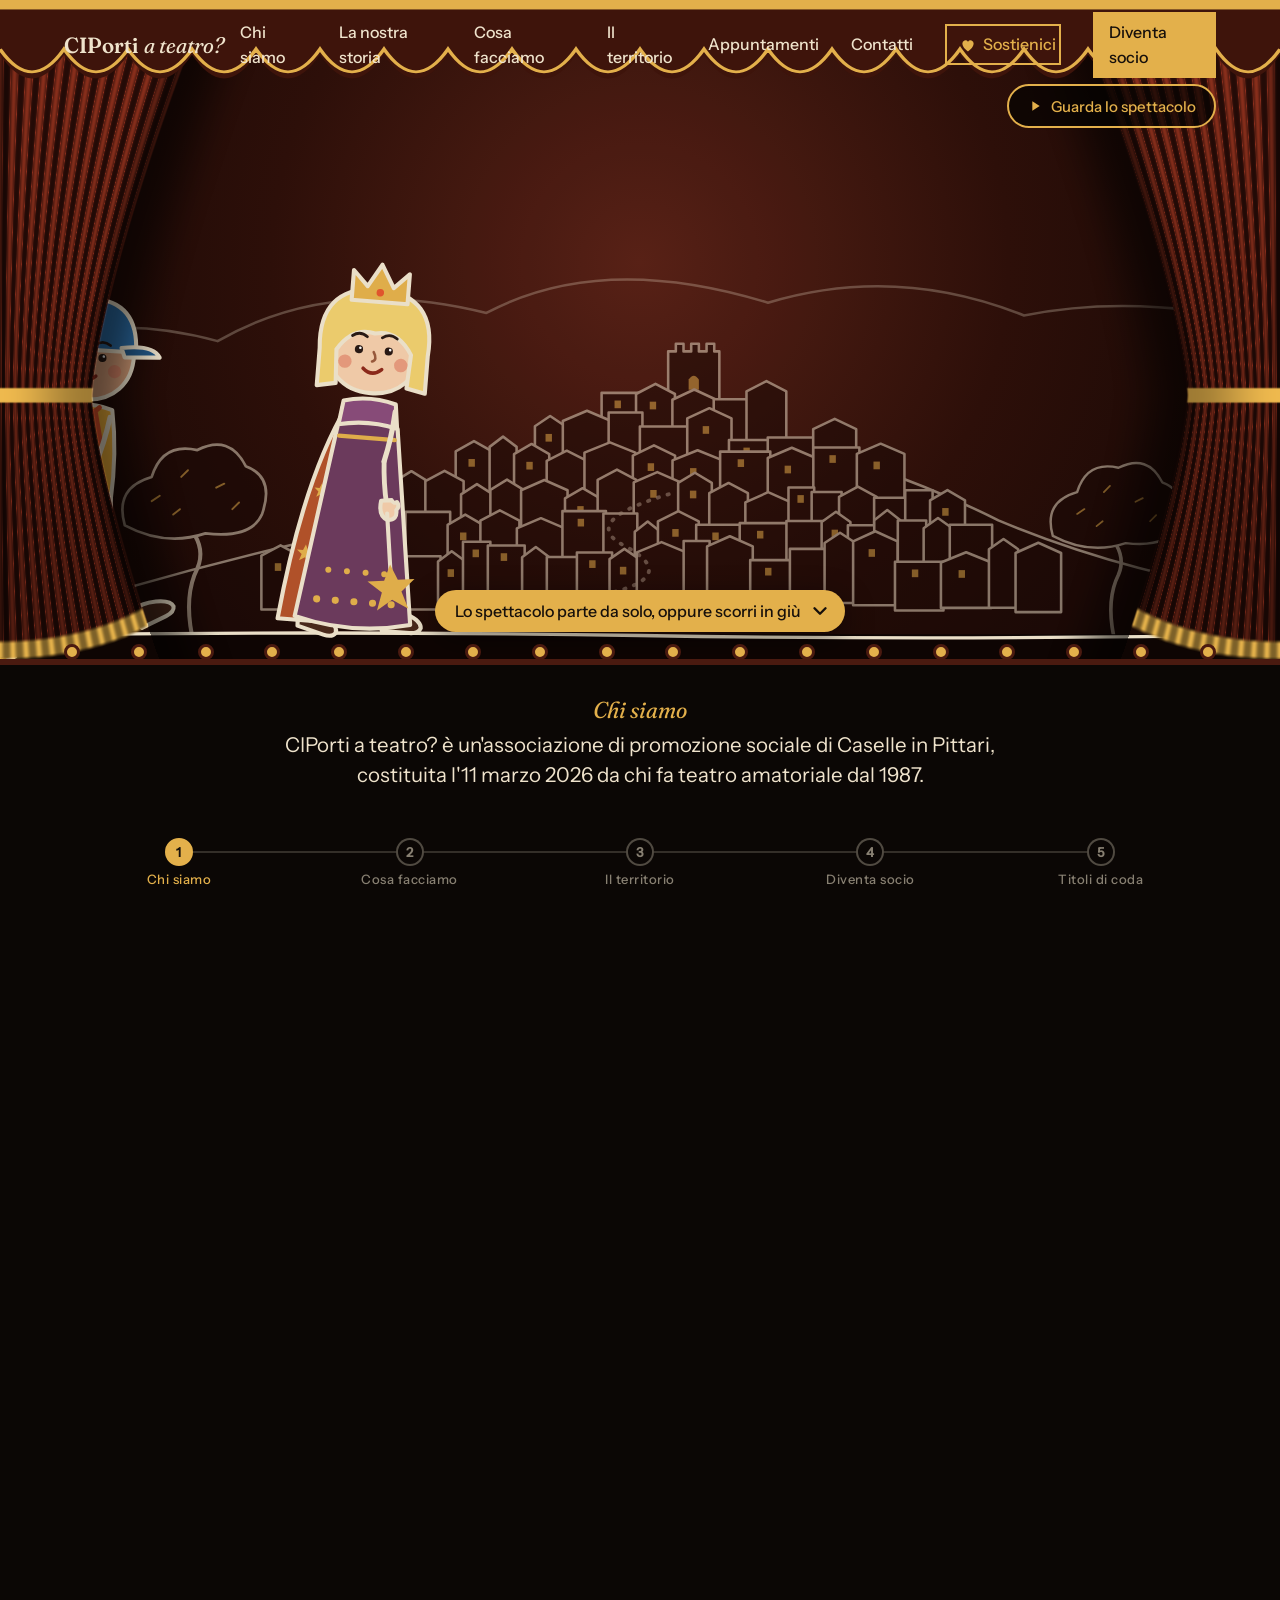
<file: index.html>
<!doctype html>
<html lang="it">
<head>
<meta charset="utf-8">
<meta name="viewport" content="width=device-width, initial-scale=1, viewport-fit=cover">
<title>CIPorti a teatro? Associazione di promozione sociale, Caselle in Pittari</title>
<meta name="description" content="CIPorti a teatro?, associazione di promozione sociale di Caselle in Pittari nel Vallo del Bussento: teatro amatoriale dal 1987, educazione, ambiente.">
<meta name="theme-color" content="#0B0705">
<link rel="canonical" href="https://ciportiateatro.it/">
<meta property="og:type" content="website">
<meta property="og:locale" content="it_IT">
<meta property="og:site_name" content="CIPorti a teatro?">
<meta property="og:title" content="CIPorti a teatro? Associazione di promozione sociale">
<meta property="og:description" content="Teatro amatoriale dal 1987, educazione, cura dell'ambiente e del territorio a Caselle in Pittari, con il lavoro volontario dei soci.">
<meta property="og:url" content="https://ciportiateatro.it/">
<meta property="og:image" content="https://ciportiateatro.it/assets/anteprima.jpg">
<meta property="og:image:width" content="1200">
<meta property="og:image:height" content="630">
<meta name="twitter:card" content="summary_large_image">
<link rel="icon" href="favicon.ico" sizes="48x48">
<link rel="icon" href="assets/favicon.svg" type="image/svg+xml">
<link rel="icon" href="assets/favicon-32.png" type="image/png" sizes="32x32">
<link rel="apple-touch-icon" href="assets/apple-touch-icon.png">
<link rel="manifest" href="site.webmanifest">
<link rel="preload" href="assets/fonts/Fraunces-Display-SemiBold.woff2" as="font" type="font/woff2" crossorigin>
<link rel="stylesheet" href="style.css">
<script type="application/ld+json">
{
  "@context": "https://schema.org",
  "@type": "NGO",
  "name": "CIPorti a teatro?",
  "alternateName": "CIPorti a teatro? APS",
  "description": "Associazione di promozione sociale di Caselle in Pittari (SA), nel Cilento, erede dell'esperienza di teatro amatoriale iniziata nel 1987 con l'associazione Amici del Teatro: teatro, laboratori teatrali nelle scuole, educazione e formazione, cura dell'ambiente, giornate ecologiche, visite guidate e teatro, con il lavoro volontario dei soci.",
  "url": "https://ciportiateatro.it/",
  "logo": "https://ciportiateatro.it/assets/logo.png",
  "image": "https://ciportiateatro.it/assets/anteprima.jpg",
  "email": "hello@ciportiateatro.it",
  "telephone": "+39 348 297 4991",
  "foundingDate": "2026-03-11",
  "taxID": "93050770655",
  "nonprofitStatus": "NonprofitType",
  "address": {
    "@type": "PostalAddress",
    "streetAddress": "Via Nazionale, 42",
    "postalCode": "84030",
    "addressLocality": "Caselle in Pittari",
    "addressRegion": "SA",
    "addressCountry": "IT"
  },
  "areaServed": [
    {
      "@type": "Place",
      "name": "Caselle in Pittari"
    },
    {
      "@type": "Place",
      "name": "Vallo del Bussento"
    },
    {
      "@type": "Place",
      "name": "Golfo di Policastro"
    },
    {
      "@type": "Place",
      "name": "Cilento"
    }
  ],
  "knowsAbout": [
    "teatro",
    "teatro amatoriale",
    "teatro in vernacolo",
    "laboratori teatrali nelle scuole",
    "educazione",
    "formazione",
    "ambiente",
    "giornate ecologiche",
    "visite guidate",
    "promozione del territorio"
  ]
}
</script>
</head>
<body>
<a class="skip" href="#contenuto">Vai al contenuto</a>

<header class="bar" id="bar">
  <a class="bar__brand" href="#top" aria-label="CIPorti a teatro?, torna in cima">CIPorti <em>a teatro?</em></a>
  <nav class="bar__nav" aria-label="Sezioni">
    <a href="#storia" data-p="0.02">Chi siamo</a>
    <a href="storia.html">La nostra storia</a>
    <a href="#storia" data-p="0.27">Cosa facciamo</a>
    <a href="#storia" data-p="0.53">Il territorio</a>
    <a href="#appuntamenti" data-credit>Appuntamenti</a>
    <a href="#contatti" data-credit>Contatti</a>
    <a class="bar__give" href="sostienici.html"><svg viewBox="0 0 24 24" width="18" height="18" aria-hidden="true"><path d="M12 20.5s-7.5-4.6-7.5-10.4A4.1 4.1 0 0 1 12 7.6a4.1 4.1 0 0 1 7.5 2.5c0 5.8-7.5 10.4-7.5 10.4z" fill="currentColor"/></svg><span>Sostienici</span></a>
    <a class="bar__cta" href="#socio" data-credit>Diventa socio</a>
  </nav>
</header>

<main id="contenuto">

<!-- Il teatro: il sipario si apre sulla scenetta delle ombre; i testi scorrono come sopratitoli sotto il palco -->
<section class="theatre" id="storia" aria-labelledby="titolo">
  <div class="theatre__sticky" id="top">
    <div class="theatre__stage" id="stagewrap">
      <svg id="stage" viewBox="0 0 1000 540" preserveAspectRatio="xMidYMax slice" role="img" aria-label="Teatrino disegnato a mano: cinque bambini entrano in scena, leggono, spazzano le foglie, osservano un fiore, camminano verso la torre del paese e si inchinano.">
        <defs>
          <radialGradient id="lamp" gradientUnits="userSpaceOnUse" cx="500" cy="230" r="640">
            <stop offset="0" stop-color="#5A2216"/>
            <stop offset="0.45" stop-color="#2E0F09"/>
            <stop offset="1" stop-color="#0E0503"/>
          </radialGradient>
          <radialGradient id="spotg" cx="50%" cy="50%" r="50%">
            <stop offset="0" stop-color="#F7DFA6" stop-opacity="0.32"/>
            <stop offset="1" stop-color="#F7DFA6" stop-opacity="0"/>
          </radialGradient>
          <filter id="far" x="-5%" y="-5%" width="110%" height="110%"><feGaussianBlur stdDeviation="0.6"/></filter>
          <!-- tratto a mano che trema: il seme del rumore cambia da script.js -->
          <filter id="boil" x="-5%" y="-10%" width="110%" height="120%"><feTurbulence id="boil-n" type="fractalNoise" baseFrequency="0.03" numOctaves="2" seed="1" result="n"/><feDisplacementMap in="SourceGraphic" in2="n" scale="3.4"/></filter>
        </defs>

        <rect x="-1000" y="-1200" width="3000" height="1740" fill="url(#lamp)"/>
        <ellipse id="spot" cx="500" cy="330" rx="150" ry="250" fill="url(#spotg)" opacity="0"/>

        <!-- piano lontano: il paese -->
        <!-- piano lontano: Caselle in Pittari sulla collina, disegnato da script.js -->
        <g id="borgo" fill="#1A0906" stroke="#EFE3CC" stroke-width="2" stroke-linejoin="round" stroke-linecap="round" opacity="0.6"></g>
        <g id="collina" opacity="0"></g>

        <g stroke-linecap="round" stroke-linejoin="round">
          <g id="birds" fill="none" stroke="#EFE3CC" stroke-width="2.6" opacity="0"></g>
          <g id="flower" fill="#1A0906" stroke="#EFE3CC" stroke-width="2.4" opacity="0"></g>
          <g id="leaves" fill="#1A0906" stroke="#E3B04B" stroke-width="1.8"></g>
          <rect x="-20" y="521" width="1040" height="30" fill="#0E0503" stroke="none"/>
          <path d="M-10 522 Q250 518 500 522 T1010 521" fill="none" stroke="#EFE3CC" stroke-width="2.6"/>
          <!-- cartello che scende dall'alto nell'ultima battuta: l'invito a diventare soci -->
          <g id="sign" transform="translate(0 -420)" opacity="0">
            <path d="M432 0V184M568 0V184" fill="none" stroke="#EFE3CC" stroke-width="2"/>
            <path d="M404 182H596Q602 182 602 188V222Q602 228 596 228H404Q398 228 398 222V188Q398 182 404 182Z" fill="#E3B04B" stroke="#EFE3CC" stroke-width="2.6"/>
            <text x="500" y="214" text-anchor="middle" font-family="Fraunces, Georgia, serif" font-weight="600" font-size="24" fill="#17100B" stroke="none">Unisciti a noi!</text>
          </g>
          <g id="pups" fill="#1A0906" stroke="#EFE3CC" stroke-width="2.2"></g>
        </g>
        <rect id="flicker" x="-1000" y="-1200" width="3000" height="1740" fill="#000" opacity="0"/>
      </svg>

      <div class="curtain curtain--l" aria-hidden="true"></div>
      <div class="curtain curtain--r" aria-hidden="true"></div>
      <canvas id="curtain" aria-hidden="true"></canvas>

      <div class="crest" id="crest">
        <img src="assets/simbolo-negativo.svg" alt="" width="200" height="188">
        <h1 id="titolo">CIPorti <em>a teatro?</em></h1>
        <p>Associazione di promozione sociale di Caselle in Pittari</p>
      </div>

      <!-- invito a scorrere: compare a sipario aperto e sparisce appena si scende -->
      <div class="hint" id="hint" aria-hidden="true">
        <span class="hint__text"><span class="hint__long">Lo spettacolo parte da solo, oppure scorri in giù</span><span class="hint__short">Parte da solo, o scorri</span></span>
        <svg class="hint__arrow" viewBox="0 0 24 24" width="22" height="22"><path d="M6 9l6 6 6-6" fill="none" stroke="currentColor" stroke-width="2.6" stroke-linecap="round" stroke-linejoin="round"/></svg>
      </div>

      <svg class="pelmet" viewBox="0 0 1000 110" preserveAspectRatio="none" aria-hidden="true" focusable="false">
        <path d="M0 0H1000V58 Q975 108 950 58 Q925 108 900 58 Q875 108 850 58 Q825 108 800 58 Q775 108 750 58 Q725 108 700 58 Q675 108 650 58 Q625 108 600 58 Q575 108 550 58 Q525 108 500 58 Q475 108 450 58 Q425 108 400 58 Q375 108 350 58 Q325 108 300 58 Q275 108 250 58 Q225 108 200 58 Q175 108 150 58 Q125 108 100 58 Q75 108 50 58 Q25 108 0 58Z" fill="#3E140B"/>
        <path d="M0 52 Q25 100 50 52 Q75 100 100 52 Q125 100 150 52 Q175 100 200 52 Q225 100 250 52 Q275 100 300 52 Q325 100 350 52 Q375 100 400 52 Q425 100 450 52 Q475 100 500 52 Q525 100 550 52 Q575 100 600 52 Q625 100 650 52 Q675 100 700 52 Q725 100 750 52 Q775 100 800 52 Q825 100 850 52 Q875 100 900 52 Q925 100 950 52 Q975 100 1000 52" fill="none" stroke="#E3B04B" stroke-width="3"/>
        <rect y="0" width="1000" height="10" fill="#E3B04B"/>
      </svg>
    </div>

    <div class="theatre__band">
      <div class="lights" id="lights" aria-hidden="true"></div>
      <div class="subs" id="subs">
        <div class="sub is-on" data-from="0" data-to="0.12"><h2>Chi siamo</h2><p>CIPorti a teatro? è un'associazione di promozione sociale di Caselle in Pittari, costituita l'11 marzo 2026 da chi fa teatro amatoriale dal 1987.</p></div>
        <div class="sub" data-from="0.12" data-to="0.25"><p class="sub__h" aria-hidden="true">Chi siamo</p><p>Non ha fini di lucro, è apartitica e aconfessionale, e vive del lavoro volontario dei suoi soci.</p></div>
        <div class="sub" data-from="0.25" data-to="0.312"><h2>Cosa facciamo</h2><p>Educazione, istruzione e formazione.</p></div>
        <div class="sub" data-from="0.312" data-to="0.375"><p class="sub__h" aria-hidden="true">Cosa facciamo</p><p>Cura dell'ambiente e delle risorse naturali.</p></div>
        <div class="sub" data-from="0.375" data-to="0.437"><p class="sub__h" aria-hidden="true">Cosa facciamo</p><p>Giornate ecologiche e recupero di aree abbandonate.</p></div>
        <div class="sub" data-from="0.437" data-to="0.5"><p class="sub__h" aria-hidden="true">Cosa facciamo</p><p>Visite guidate e percorsi per tutti.</p></div>
        <div class="sub" data-from="0.5" data-to="0.625"><h2>Il territorio</h2><p>Promuoviamo il territorio valorizzando le persone e le sue ricchezze, e lo tuteliamo curando le aree abbandonate, con il coinvolgimento diretto della comunità.</p></div>
        <div class="sub" data-from="0.625" data-to="0.75"><p class="sub__h" aria-hidden="true">Il territorio</p><p>Contribuiamo a formare una nuova cultura ambientale, perché il territorio sia fruibile da tutti senza essere deturpato.</p></div>
        <div class="sub" data-from="0.75" data-to="1.01"><h2>Diventa socio</h2><p>Si aderisce come socio ordinario con una domanda al Consiglio Direttivo.</p>
          <div class="actions">
            <a class="btn" href="assets/moduli/domanda-adesione-socio.pdf" download>Scarica il modulo</a>
          </div>
        </div>
      </div>
    </div>

    <!-- a che punto siamo: le cinque parti dello spettacolo, cliccabili -->
    <nav class="acts-bar" id="acts-bar" aria-label="Parti dello spettacolo">
      <div class="acts-bar__track" aria-hidden="true"><i id="acts-fill"></i></div>
      <ol>
        <li><button type="button" data-pt="0.004"><b>1</b><span>Chi siamo</span></button></li>
        <li><button type="button" data-pt="0.158"><b>2</b><span>Cosa facciamo</span></button></li>
        <li><button type="button" data-pt="0.308"><b>3</b><span>Il territorio</span></button></li>
        <li><button type="button" data-pt="0.458"><b>4</b><span>Diventa socio</span></button></li>
        <li><button type="button" data-pt="0.705"><b>5</b><span>Titoli di coda</span></button></li>
      </ol>
    </nav>

    <!-- lo spettacolo scorre da solo; questo pulsante lo mette in pausa, lo riprende o lo fa rivedere -->
    <button class="credits-ctl" id="credits-ctl" type="button" aria-pressed="false">
      <svg class="ic-pause" viewBox="0 0 24 24" width="16" height="16" aria-hidden="true"><path d="M8 5v14M16 5v14" stroke="currentColor" stroke-width="3" stroke-linecap="round"/></svg>
      <svg class="ic-play" viewBox="0 0 24 24" width="16" height="16" aria-hidden="true"><path d="M8 5l11 7-11 7z" fill="currentColor"/></svg>
      <span>Pausa</span>
    </button>

    <!-- Fine: il sipario si richiude, le luci si abbassano e scorrono i titoli di coda -->
    <div class="dim" id="dim" aria-hidden="true"></div>
    <div class="credits" id="credits">
      <div class="roll" id="roll">
        <section class="cr cr--open">
          <p class="cr__fine">Fine del primo atto</p>
          <p class="cr__sub">Il resto lo scriviamo insieme.</p>
        </section>


        <section class="cr">
          <h2 class="cr__head">Con la partecipazione di</h2>
          <p class="cr__star">i soci e i volontari<br>di Caselle in Pittari</p>
        </section>

        <section class="cr" id="puntate-precedenti">
          <h2 class="cr__head">Nelle puntate precedenti</h2>
          <p class="cr__star">In scena dal 1987</p>
          <p class="cr__note">Dagli Amici del Teatro al progetto Teatro Scuola, fino al teatro in vernacolo casellese: quasi quarant'anni di palcoscenico.</p>
          <div class="actions">
            <a class="btn btn--line" href="storia.html">Leggi la nostra storia</a>
            <a class="btn btn--line" href="archivio.html">Foto e video</a>
          </div>
        </section>

        <section class="cr" id="principi">
          <h2 class="cr__head">Come lavoriamo</h2>
          <dl class="cr__rows">
            <div><dt>Democratica</dt><dd>Le cariche sono elettive e le decisioni passano dall'Assemblea dei soci.</dd></div>
            <div><dt>Trasparente</dt><dd>L'amministrazione è trasparente, anche sul piano fiscale.</dd></div>
            <div><dt>Gratuita</dt><dd>I soci prestano la loro opera in modo spontaneo, gratuito e solidale.</dd></div>
          </dl>
        </section>

        <section class="cr" id="appuntamenti">
          <h2 class="cr__head">Prossimamente</h2>
          <dl class="cr__rows" id="events-list"></dl>
          <p class="cr__note" id="events-empty" hidden>Nuovi spettacoli e giornate in preparazione.<br>Per sapere quando, scrivici o chiamaci.</p>
        </section>

        <section class="cr" id="paese">
          <h2 class="cr__head">Girato a</h2>
          <figure class="cr__loc">
            <img src="assets/foto/caselle-in-pittari.jpg" width="960" height="1280" alt="Il paese di Caselle in Pittari sulla collina, con la torre in cima e le montagne del Cilento" decoding="async">
            <figcaption><span class="cr__star">Caselle in Pittari</span><span>Cilento, provincia di Salerno, 444 m sul mare</span></figcaption>
          </figure>
        </section>

        <section class="cr" id="contatti">
          <h2 class="cr__head">Contatti</h2>
          <dl class="cr__rows">
            <div><dt>Sede</dt><dd>Via Nazionale, n. 42<br>84030 Caselle in Pittari (SA)<br><a href="https://www.google.com/maps/search/?api=1&amp;query=Via+Nazionale+42+Caselle+in+Pittari" target="_blank" rel="noopener">Apri la mappa</a></dd></div>
            <div><dt>Telefono</dt><dd><a href="tel:+393482974991">+39 348 297 4991</a></dd></div>
            <div><dt>Email</dt><dd><a href="mailto:hello@ciportiateatro.it">hello@ciportiateatro.it</a></dd></div>
            <div><dt>PEC</dt><dd><a href="mailto:ciportiateatro@pec.it">ciportiateatro@pec.it</a></dd></div>
            <div><dt>Codice fiscale</dt><dd>93050770655</dd></div>
          </dl>
        </section>

        <section class="cr" id="socio">
          <h2 class="cr__head">Cercasi attori, tecnici e spettatori</h2>
          <p class="cr__note">Si aderisce come socio ordinario con una domanda al Consiglio Direttivo.</p>
          <div class="actions">
            <a class="btn" href="assets/moduli/domanda-adesione-socio.pdf" download>Scarica il modulo</a>
          </div>
        </section>

        <section class="cr" id="sostienici">
          <h2 class="cr__head">Con il sostegno di</h2>
          <p class="cr__star">chi crede nel teatro<br>e nel suo paese</p>
          <p class="cr__note">Con una donazione ci aiuti a portare in scena spettacoli, laboratori teatrali e giornate per il territorio.</p>
          <div class="actions">
            <a class="btn btn--line" href="sostienici.html">Sostienici</a>
          </div>
        </section>

        <section class="cr cr--small">
          <dl class="cr__rows">
            <div><dt>Fotografia</dt><dd><a href="https://commons.wikimedia.org/wiki/File:Caselle_in_Pittari.jpg" target="_blank" rel="noopener">Geofix</a>, licenza <a href="https://creativecommons.org/licenses/by-sa/3.0/deed.it" target="_blank" rel="noopener">CC BY-SA 3.0</a>, ritagliata</dd></div>
            <div><dt>Caratteri</dt><dd>Fraunces e Instrument Sans</dd></div>
          </dl>
        </section>

        <section class="cr cr--end" id="fine">
          <img src="assets/simbolo-negativo.svg" alt="" width="200" height="188">
          <p class="cr__title">CIPorti <em>a teatro?</em></p>
          <p class="cr__sub">Associazione di promozione sociale</p>
        </section>
      </div>
    </div>
  </div>
</section>

</main>

<script src="events.js"></script>
<script src="curtain.js"></script>
<script src="personaggi.js"></script>
<script src="script.js"></script>
</body>
</html>
</file>
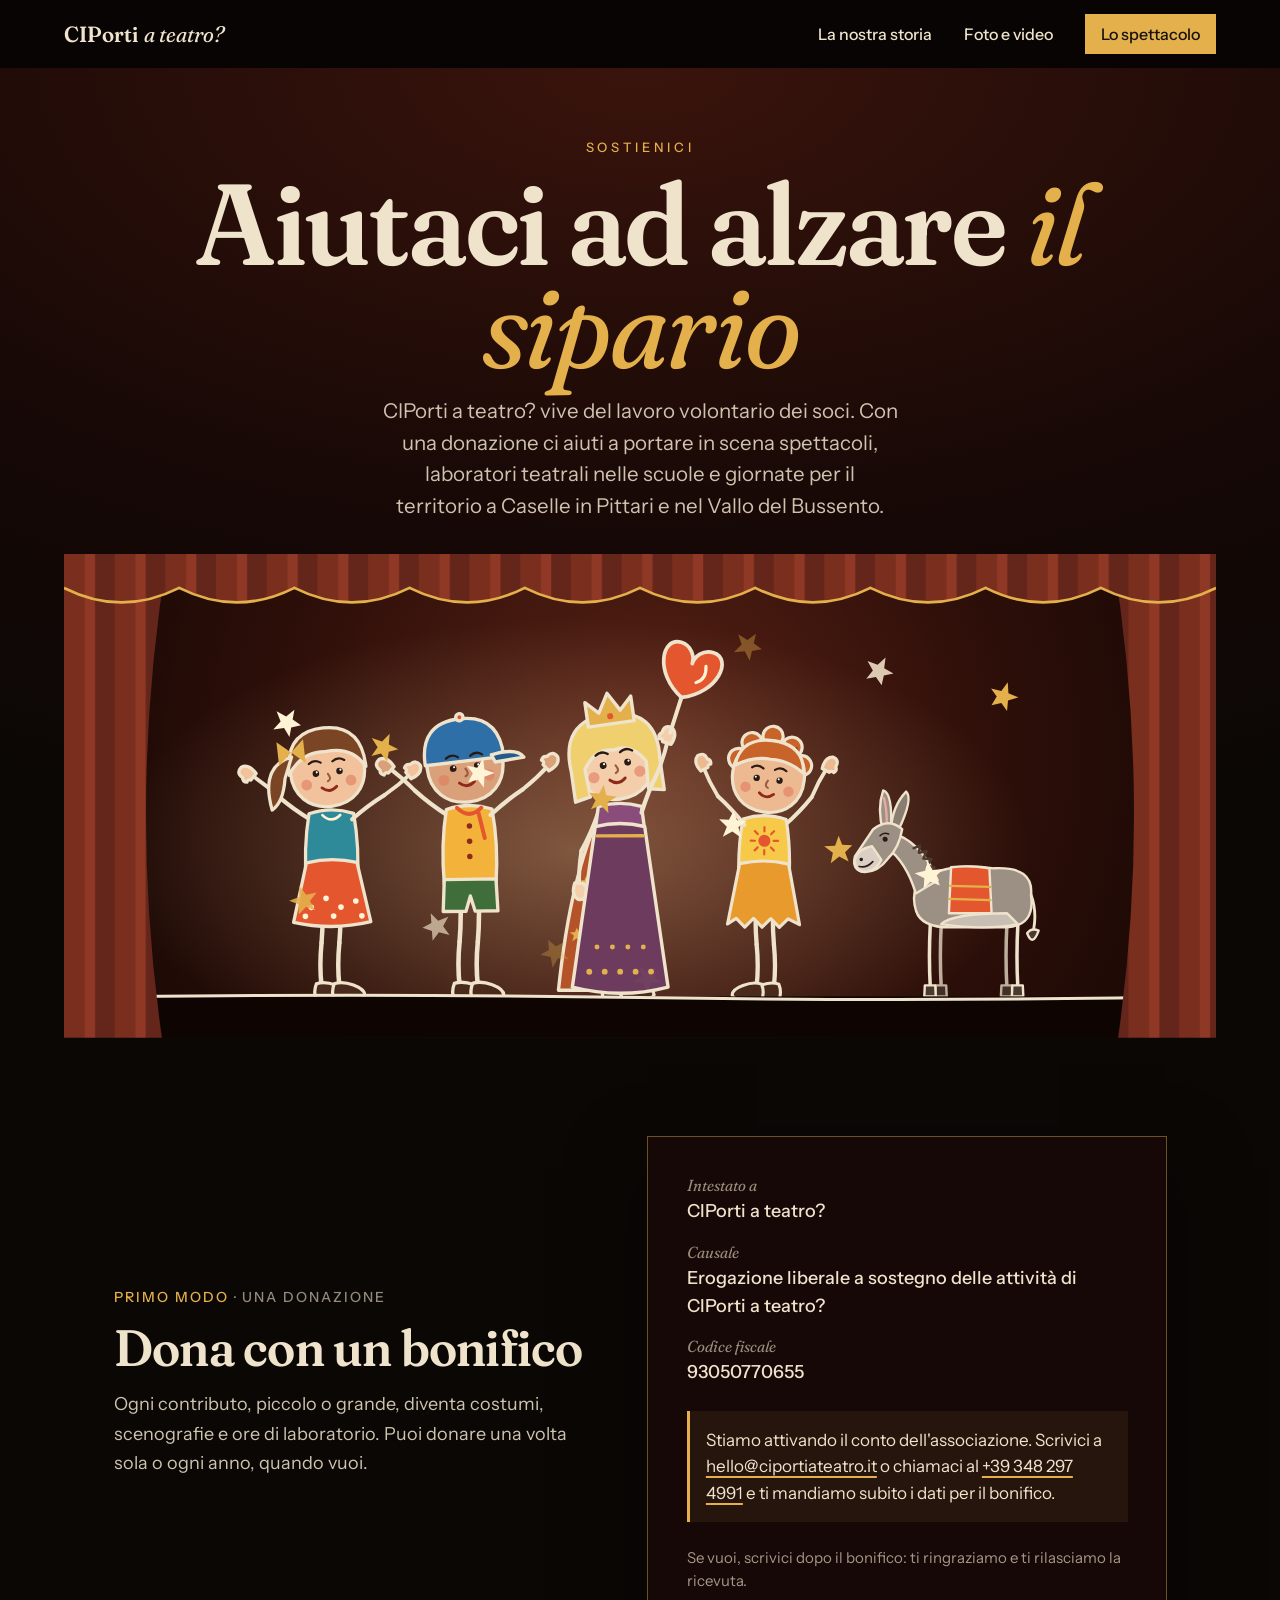
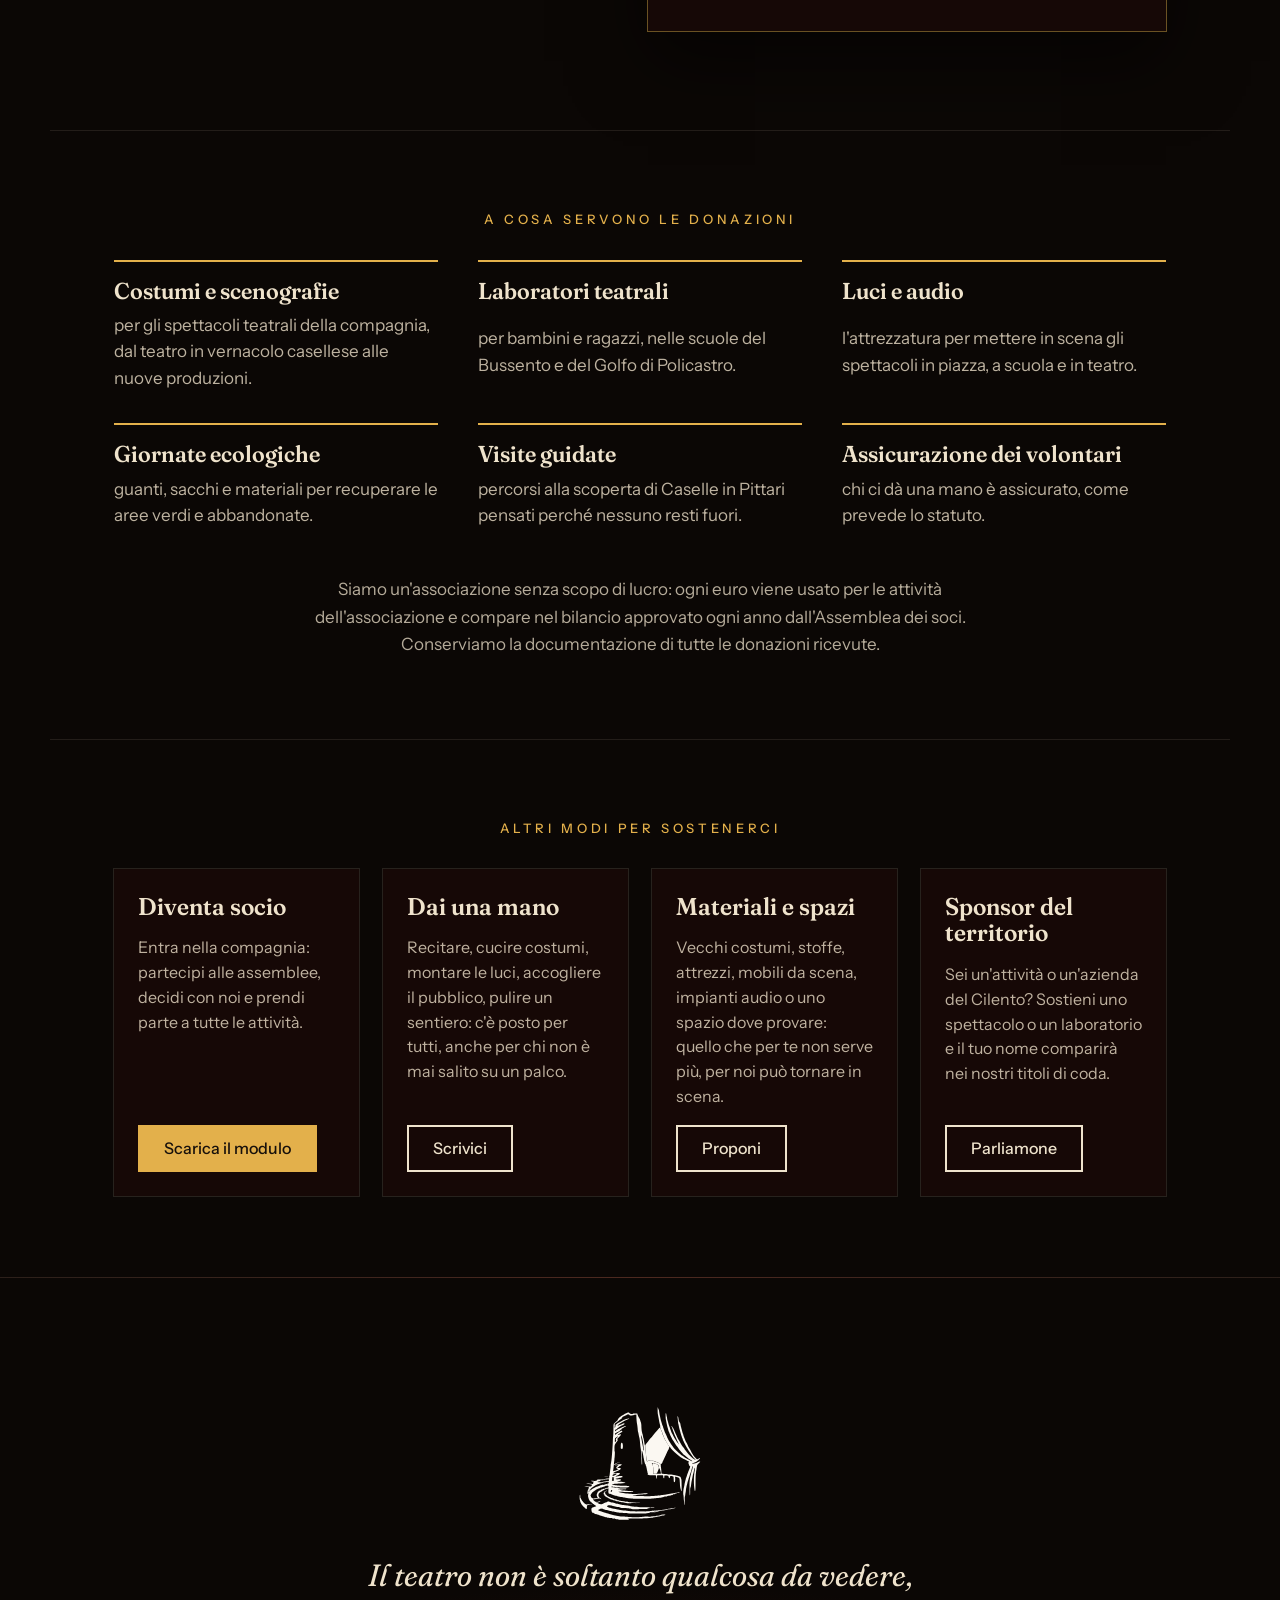
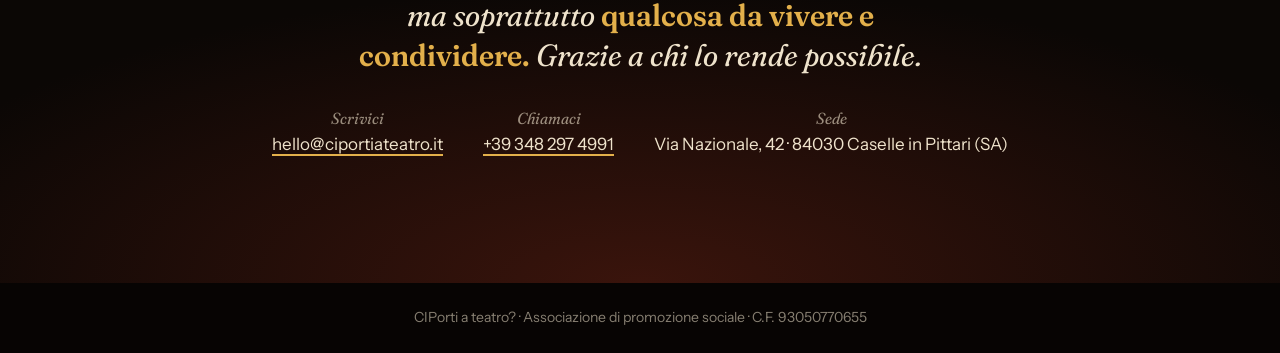
<file: sostienici.html>
<!doctype html>
<html lang="it">
<head>
<meta charset="utf-8">
<meta name="viewport" content="width=device-width, initial-scale=1, viewport-fit=cover">
<title>Sostienici: dona al teatro di Caselle in Pittari · CIPorti a teatro?</title>
<meta name="description" content="Sostieni CIPorti a teatro? con una donazione: aiuti spettacoli, laboratori teatrali nelle scuole e attività per il territorio a Caselle in Pittari e nel Bussento.">
<meta name="theme-color" content="#0B0705">
<link rel="canonical" href="https://ciportiateatro.it/sostienici.html">
<meta property="og:type" content="website">
<meta property="og:locale" content="it_IT">
<meta property="og:site_name" content="CIPorti a teatro?">
<meta property="og:title" content="Sostienici · CIPorti a teatro?">
<meta property="og:description" content="Con una donazione aiuti il teatro amatoriale, i laboratori teatrali nelle scuole e la cura del territorio a Caselle in Pittari.">
<meta property="og:url" content="https://ciportiateatro.it/sostienici.html">
<meta property="og:image" content="https://ciportiateatro.it/assets/anteprima.jpg">
<meta property="og:image:width" content="1200">
<meta property="og:image:height" content="630">
<meta name="twitter:card" content="summary_large_image">
<link rel="icon" href="favicon.ico" sizes="48x48">
<link rel="icon" href="assets/favicon.svg" type="image/svg+xml">
<link rel="icon" href="assets/favicon-32.png" type="image/png" sizes="32x32">
<link rel="apple-touch-icon" href="assets/apple-touch-icon.png">
<link rel="manifest" href="site.webmanifest">
<link rel="preload" href="assets/fonts/Fraunces-Display-SemiBold.woff2" as="font" type="font/woff2" crossorigin>
<link rel="stylesheet" href="style.css">
<link rel="stylesheet" href="storia.css">
<script type="application/ld+json">
{
  "@context": "https://schema.org",
  "@type": "WebPage",
  "name": "Sostienici",
  "url": "https://ciportiateatro.it/sostienici.html",
  "inLanguage": "it",
  "description": "Come sostenere l'associazione CIPorti a teatro? di Caselle in Pittari: donazioni con bonifico, iscrizione come socio, volontariato, materiali e sponsorizzazioni.",
  "potentialAction": {
    "@type": "DonateAction",
    "name": "Dona a CIPorti a teatro?",
    "recipient": {
      "@type": "NGO",
      "name": "CIPorti a teatro?",
      "url": "https://ciportiateatro.it/",
      "taxID": "93050770655"
    }
  },
  "breadcrumb": {
    "@type": "BreadcrumbList",
    "itemListElement": [
      { "@type": "ListItem", "position": 1, "name": "CIPorti a teatro?", "item": "https://ciportiateatro.it/" },
      { "@type": "ListItem", "position": 2, "name": "Sostienici", "item": "https://ciportiateatro.it/sostienici.html" }
    ]
  }
}
</script>
</head>
<body class="st">
<a class="skip" href="#contenuto">Vai al contenuto</a>

<header class="bar is-solid">
  <a class="bar__brand" href="./" aria-label="CIPorti a teatro?, torna alla pagina principale">CIPorti <em>a teatro?</em></a>
  <nav class="bar__nav" aria-label="Sezioni">
    <a href="storia.html">La nostra storia</a>
    <a href="archivio.html">Foto e video</a>
    <a class="bar__cta" href="./">Lo spettacolo</a>
  </nav>
</header>

<main id="contenuto">

  <section class="st-hero" aria-labelledby="st-title">
    <div class="st-hero__text">
      <p class="st-eyebrow">Sostienici</p>
      <h1 id="st-title">Aiutaci ad alzare <em>il sipario</em></h1>
      <p class="st-lead">CIPorti a teatro? vive del lavoro volontario dei soci. Con una donazione ci aiuti a portare in scena spettacoli, laboratori teatrali nelle scuole e giornate per il territorio a Caselle in Pittari e nel Vallo del Bussento.</p>
    </div>
    <div class="vig vig--hero" data-scene="dono" role="img" aria-label="Bea alza un grande cuore rosso, gli altri bambini esultano e l'asinello guarda la scena."></div>
  </section>

  <!-- la donazione con bonifico -->
  <section class="dona" id="dona" aria-labelledby="h-dona">
    <div class="dona__intro">
      <p class="atto__label"><b>Primo modo</b> · Una donazione</p>
      <h2 id="h-dona">Dona con un bonifico</h2>
      <p>Ogni contributo, piccolo o grande, diventa costumi, scenografie e ore di laboratorio. Puoi donare una volta sola o ogni anno, quando vuoi.</p>
    </div>
    <div class="dona__card">
      <dl class="dona__rows">
        <div><dt>Intestato a</dt><dd>CIPorti a teatro?</dd></div>
        <!-- IBAN: quando c'e', togliere il riquadro "dona__wait" qui sotto e scrivere l'IBAN in questa riga, poi rimuovere i commenti
        <div><dt>IBAN</dt><dd class="dona__iban"><span id="iban">IT00 X000 0000 0000 0000 0000 000</span> <button class="dona__copy" type="button" data-copy="iban">Copia</button></dd></div>
        -->
        <div><dt>Causale</dt><dd>Erogazione liberale a sostegno delle attività di CIPorti a teatro?</dd></div>
        <div><dt>Codice fiscale</dt><dd>93050770655</dd></div>
      </dl>
      <p class="dona__wait">Stiamo attivando il conto dell'associazione. Scrivici a <a href="mailto:hello@ciportiateatro.it?subject=Donazione">hello@ciportiateatro.it</a> o chiamaci al <a href="tel:+393482974991">+39 348 297 4991</a> e ti mandiamo subito i dati per il bonifico.</p>
      <p class="dona__note">Se vuoi, scrivici dopo il bonifico: ti ringraziamo e ti rilasciamo la ricevuta.</p>
    </div>
  </section>

  <!-- a cosa serve -->
  <section class="usi" aria-labelledby="h-usi">
    <h2 class="programma__head" id="h-usi">A cosa servono le donazioni</h2>
    <ul>
      <li><b>Costumi e scenografie</b><span>per gli spettacoli teatrali della compagnia, dal teatro in vernacolo casellese alle nuove produzioni.</span></li>
      <li><b>Laboratori teatrali</b><span>per bambini e ragazzi, nelle scuole del Bussento e del Golfo di Policastro.</span></li>
      <li><b>Luci e audio</b><span>l'attrezzatura per mettere in scena gli spettacoli in piazza, a scuola e in teatro.</span></li>
      <li><b>Giornate ecologiche</b><span>guanti, sacchi e materiali per recuperare le aree verdi e abbandonate.</span></li>
      <li><b>Visite guidate</b><span>percorsi alla scoperta di Caselle in Pittari pensati perché nessuno resti fuori.</span></li>
      <li><b>Assicurazione dei volontari</b><span>chi ci dà una mano è assicurato, come prevede lo statuto.</span></li>
    </ul>
    <p class="usi__trasp">Siamo un'associazione senza scopo di lucro: ogni euro viene usato per le attività dell'associazione e compare nel bilancio approvato ogni anno dall'Assemblea dei soci. Conserviamo la documentazione di tutte le donazioni ricevute.</p>
  </section>

  <!-- altri modi -->
  <section class="modi" id="altri-modi" aria-labelledby="h-modi">
    <h2 class="programma__head" id="h-modi">Altri modi per sostenerci</h2>
    <div class="modi__grid">
      <article>
        <h3>Diventa socio</h3>
        <p>Entra nella compagnia: partecipi alle assemblee, decidi con noi e prendi parte a tutte le attività.</p>
        <a class="btn" href="assets/moduli/domanda-adesione-socio.pdf" download>Scarica il modulo</a>
      </article>
      <article>
        <h3>Dai una mano</h3>
        <p>Recitare, cucire costumi, montare le luci, accogliere il pubblico, pulire un sentiero: c'è posto per tutti, anche per chi non è mai salito su un palco.</p>
        <a class="btn btn--line" href="mailto:hello@ciportiateatro.it?subject=Volontariato">Scrivici</a>
      </article>
      <article>
        <h3>Materiali e spazi</h3>
        <p>Vecchi costumi, stoffe, attrezzi, mobili da scena, impianti audio o uno spazio dove provare: quello che per te non serve più, per noi può tornare in scena.</p>
        <a class="btn btn--line" href="mailto:hello@ciportiateatro.it?subject=Materiali%20e%20spazi">Proponi</a>
      </article>
      <article>
        <h3>Sponsor del territorio</h3>
        <p>Sei un'attività o un'azienda del Cilento? Sostieni uno spettacolo o un laboratorio e il tuo nome comparirà nei nostri titoli di coda.</p>
        <a class="btn btn--line" href="mailto:hello@ciportiateatro.it?subject=Sponsor">Parliamone</a>
      </article>
    </div>
  </section>

  <section class="st-fine" aria-label="Grazie">
    <img src="assets/simbolo-negativo.svg" alt="" width="200" height="188">
    <blockquote><p>Il teatro non è soltanto qualcosa da vedere, ma soprattutto <em>qualcosa da vivere e condividere.</em> Grazie a chi lo rende possibile.</p></blockquote>
    <dl class="st-contatti">
      <div><dt>Scrivici</dt><dd><a href="mailto:hello@ciportiateatro.it">hello@ciportiateatro.it</a></dd></div>
      <div><dt>Chiamaci</dt><dd><a href="tel:+393482974991">+39 348 297 4991</a></dd></div>
      <div><dt>Sede</dt><dd>Via Nazionale, 42 · 84030 Caselle in Pittari (SA)</dd></div>
    </dl>
  </section>

</main>

<footer class="st-foot">
  <p>CIPorti a teatro? · Associazione di promozione sociale · C.F. 93050770655</p>
</footer>

<script src="personaggi.js"></script>
<script src="storia.js"></script>
<script>
  /* copia l'IBAN negli appunti */
  document.querySelectorAll("[data-copy]").forEach((b) => b.addEventListener("click", async () => {
    const text = document.getElementById(b.dataset.copy).textContent.replace(/\s+/g, "");
    try { await navigator.clipboard.writeText(text); b.textContent = "Copiato!"; } catch { b.textContent = "Copia a mano"; }
    setTimeout(() => (b.textContent = "Copia"), 2200);
  }));
</script>
</body>
</html>
</file>
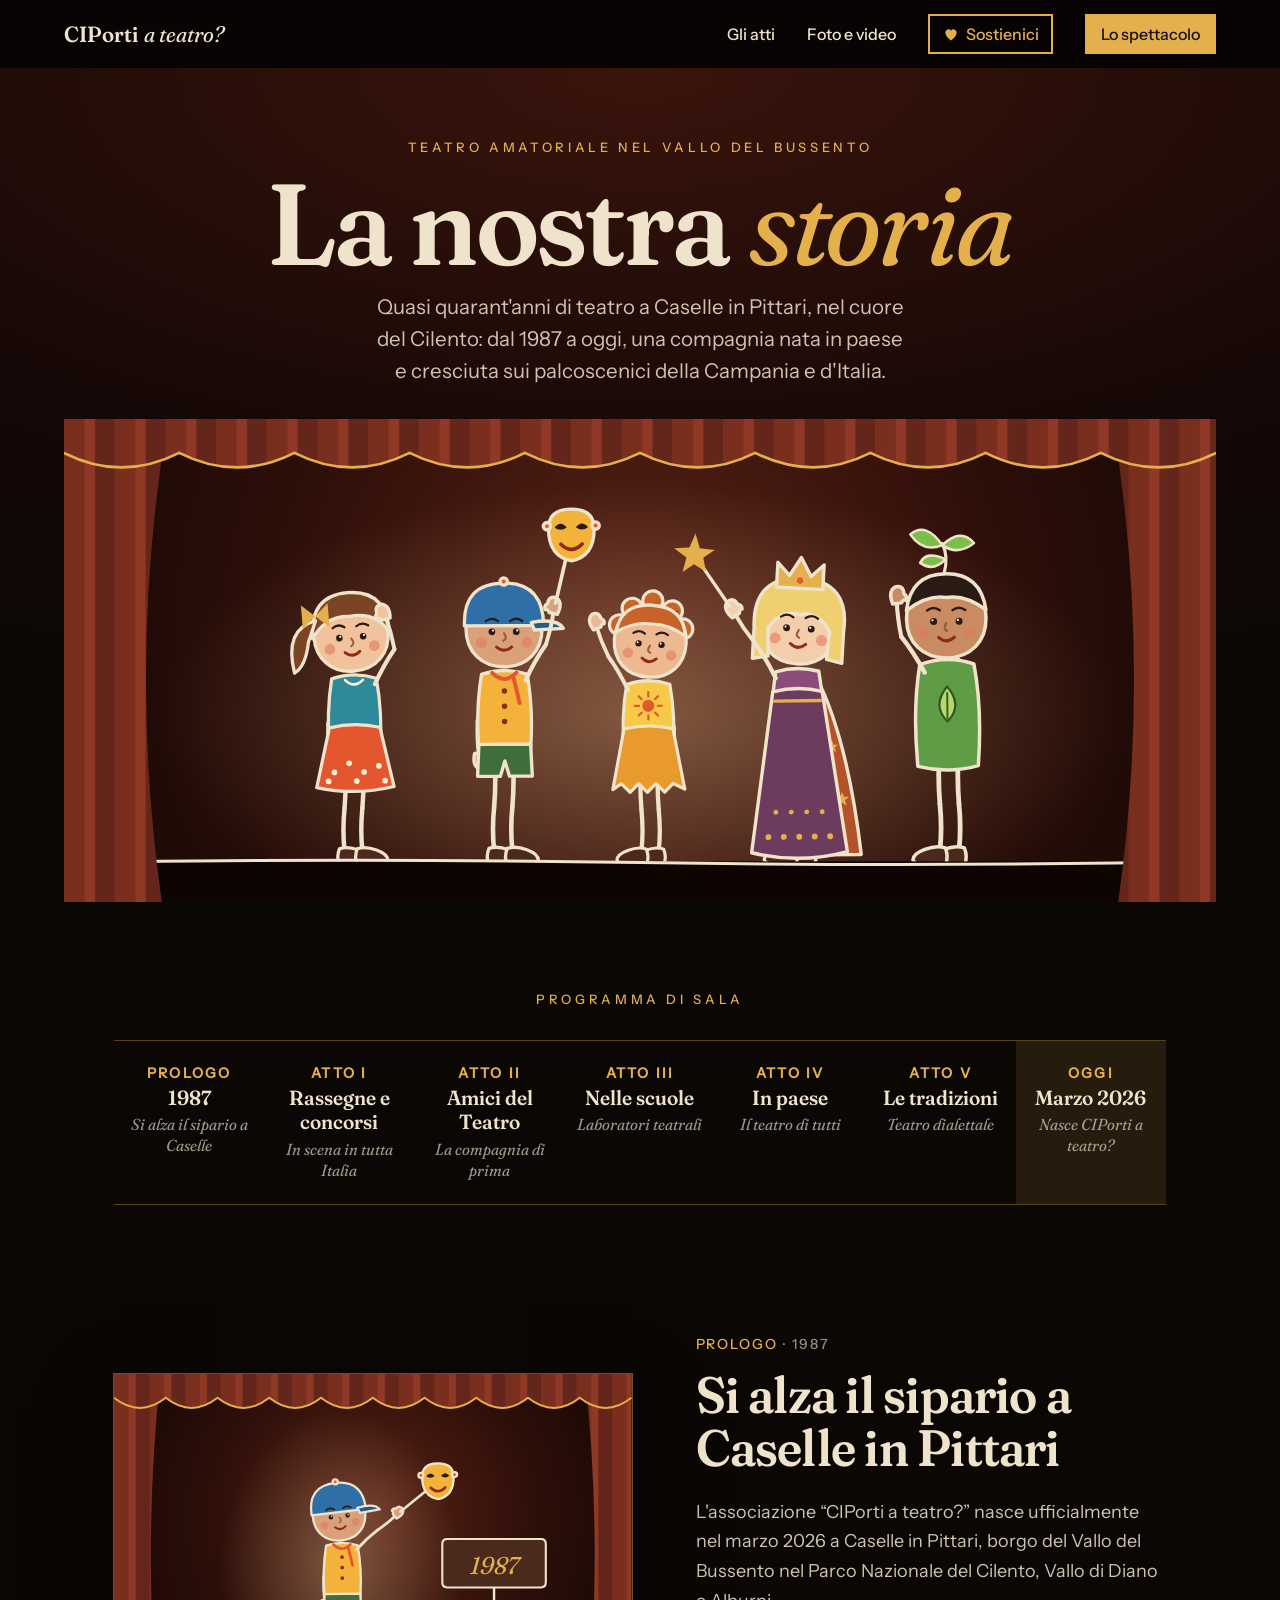
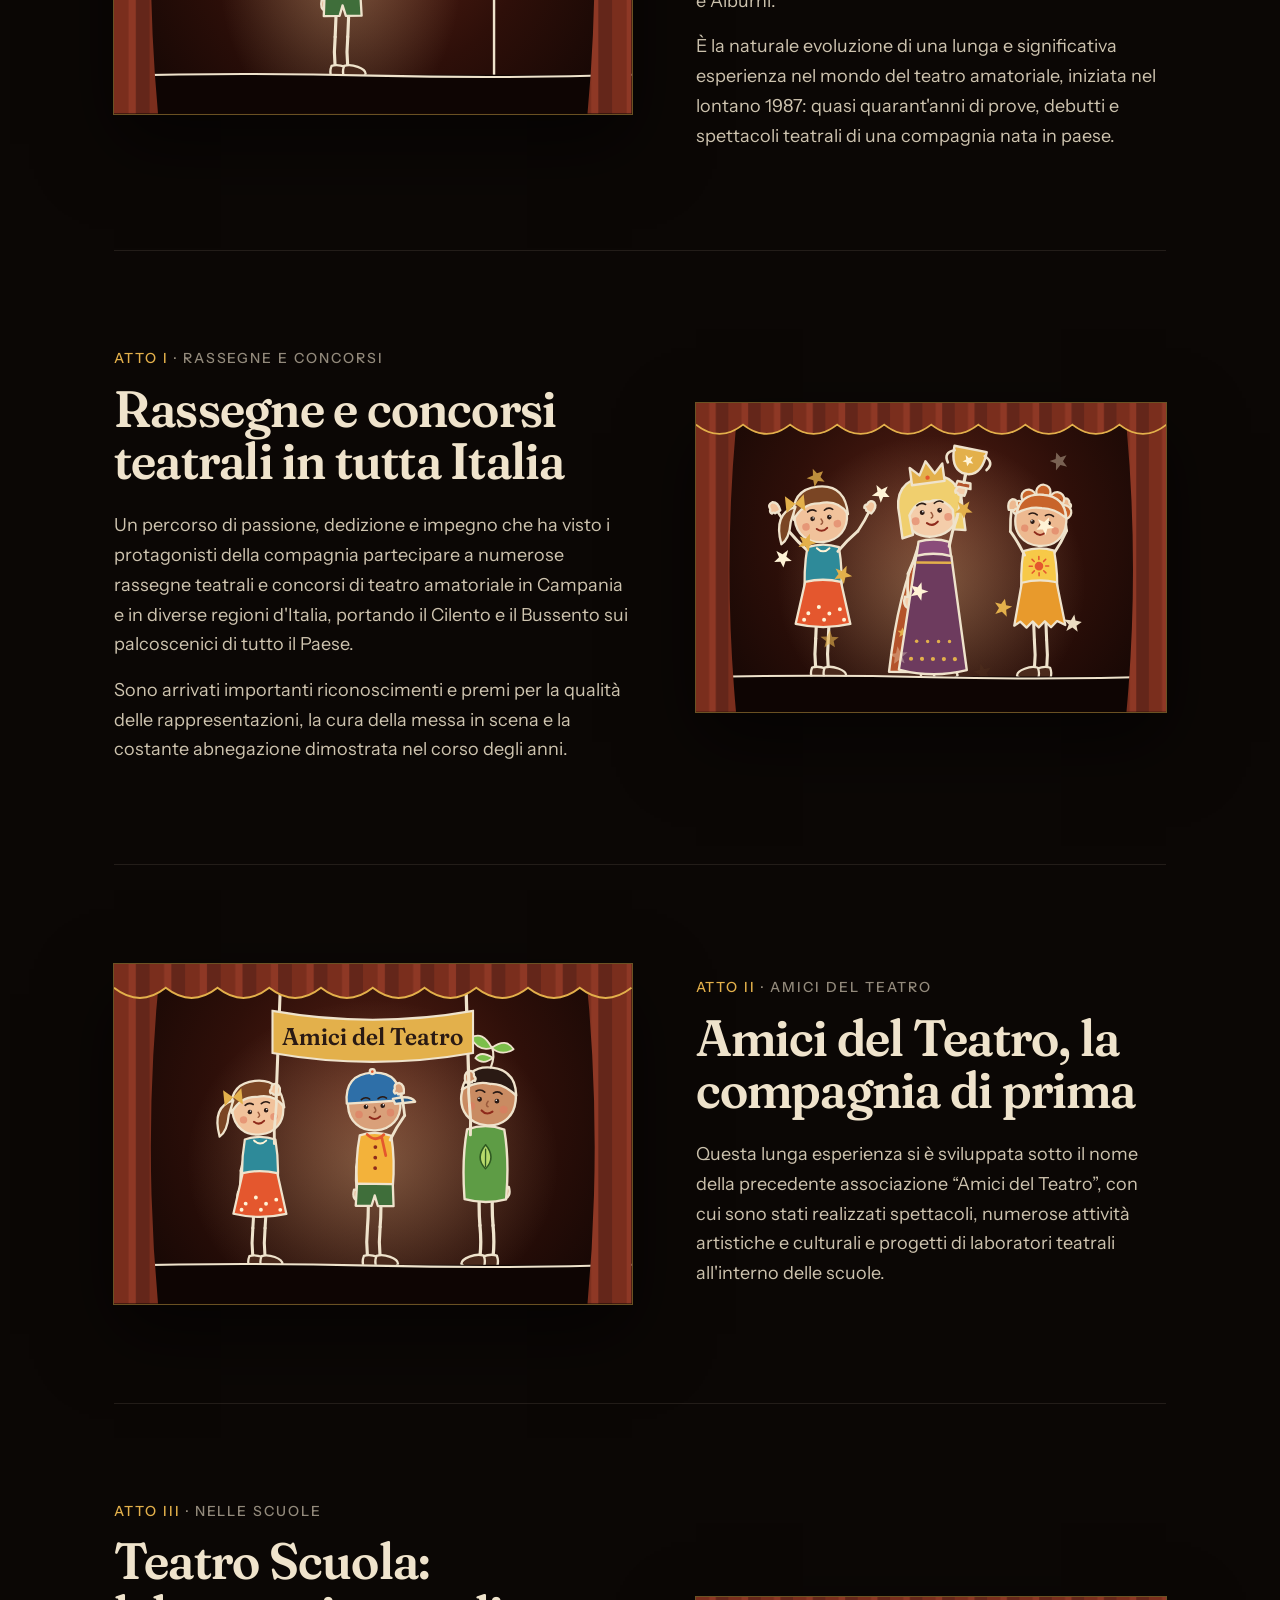
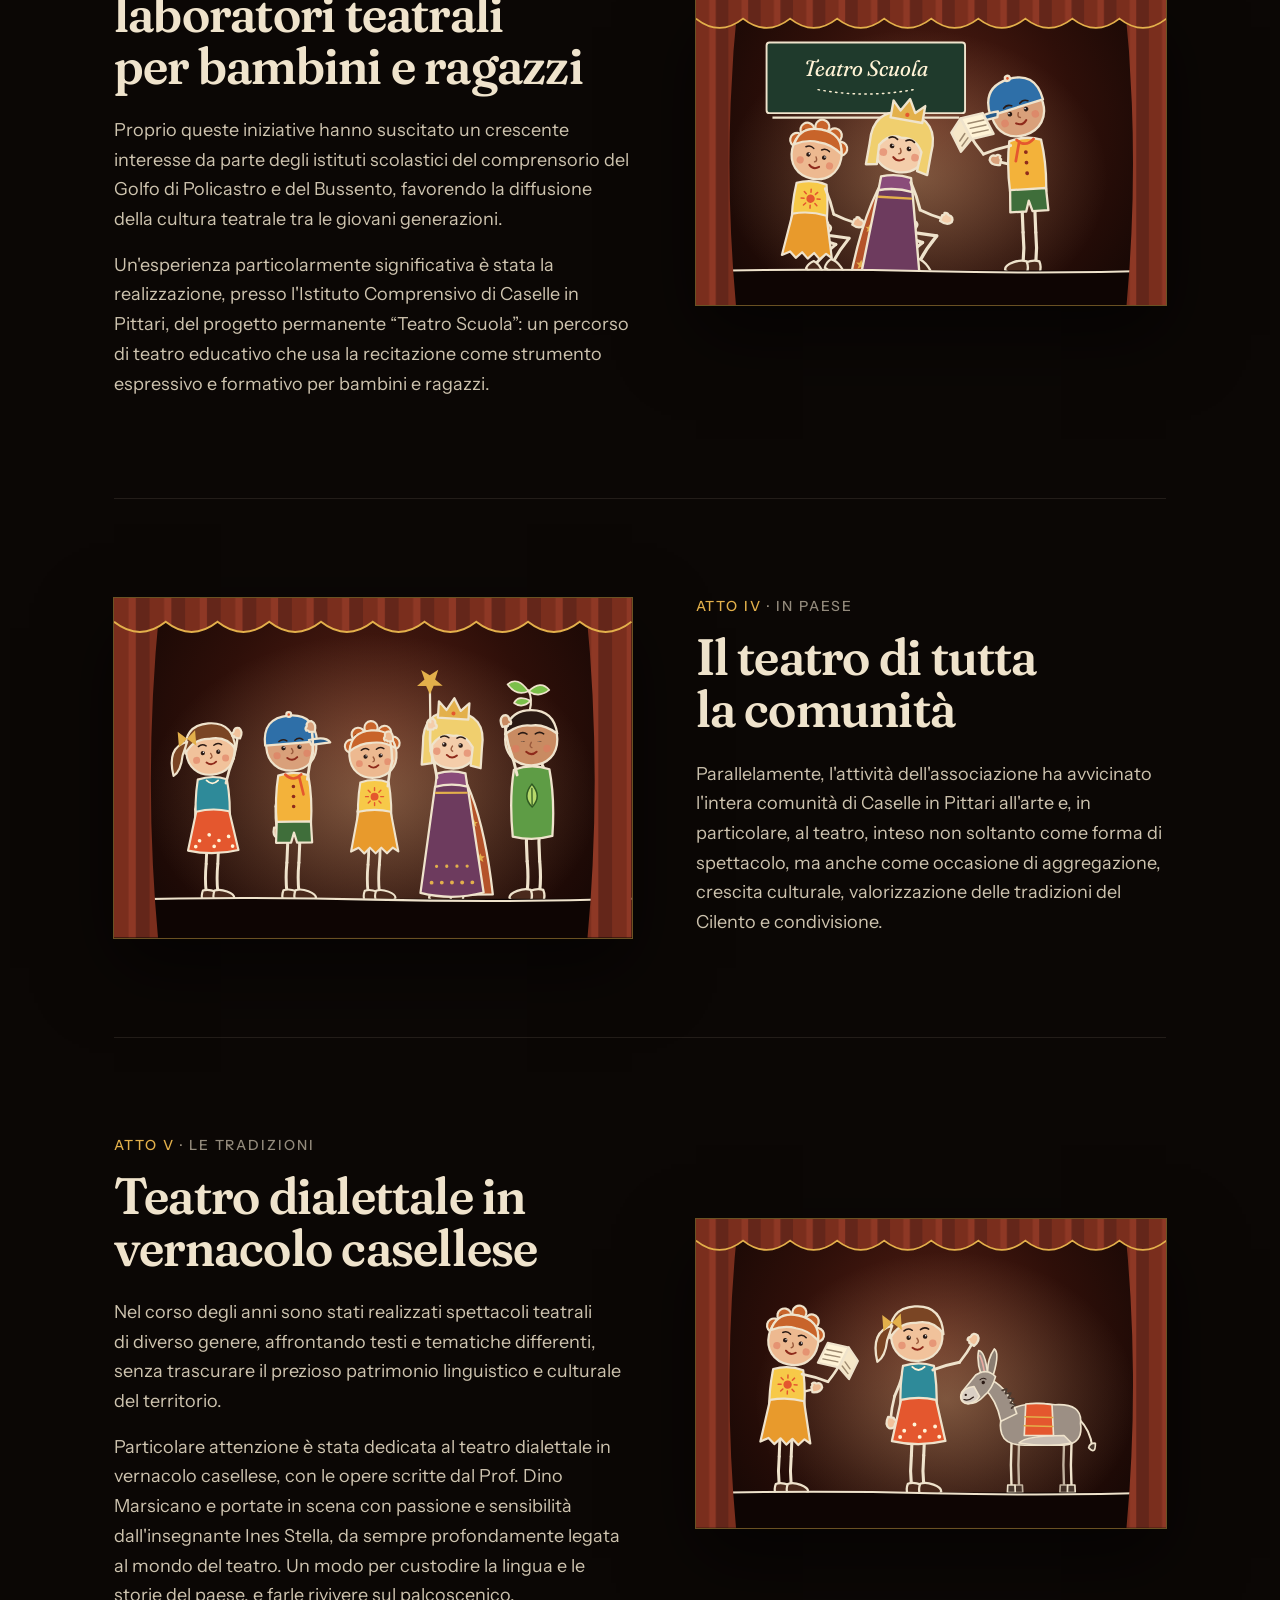
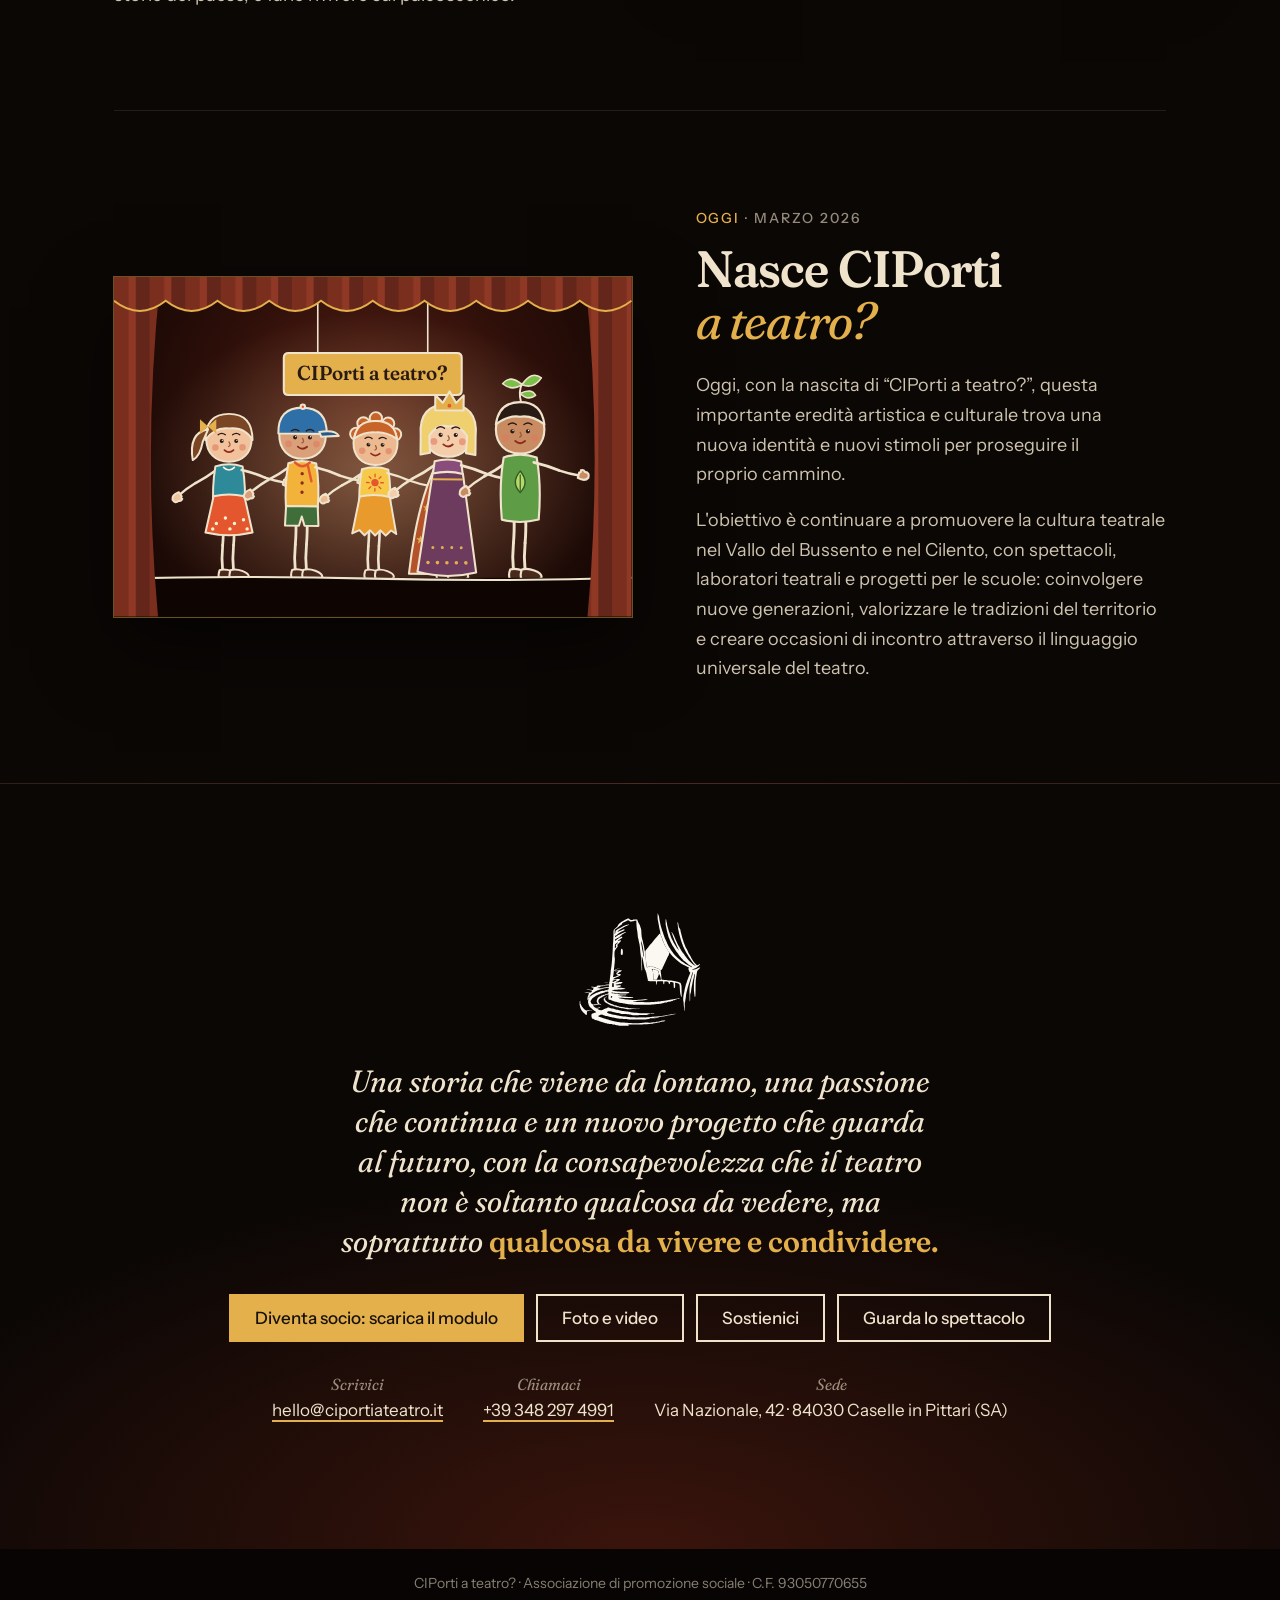
<file: storia.html>
<!doctype html>
<html lang="it">
<head>
<meta charset="utf-8">
<meta name="viewport" content="width=device-width, initial-scale=1, viewport-fit=cover">
<title>Teatro amatoriale a Caselle in Pittari dal 1987 · La nostra storia</title>
<meta name="description" content="Dal 1987 teatro amatoriale a Caselle in Pittari, nel Vallo del Bussento: Amici del Teatro, laboratori teatrali nelle scuole e teatro dialettale casellese.">
<meta name="theme-color" content="#0B0705">
<link rel="canonical" href="https://ciportiateatro.it/storia.html">
<meta property="og:type" content="article">
<meta property="og:locale" content="it_IT">
<meta property="og:site_name" content="CIPorti a teatro?">
<meta property="og:title" content="La nostra storia: teatro amatoriale nel Vallo del Bussento dal 1987">
<meta property="og:description" content="Quasi quarant'anni di teatro amatoriale a Caselle in Pittari, nel Cilento: rassegne teatrali, Teatro Scuola e teatro in vernacolo casellese.">
<meta property="og:url" content="https://ciportiateatro.it/storia.html">
<meta property="og:image" content="https://ciportiateatro.it/assets/anteprima.jpg">
<meta property="og:image:width" content="1200">
<meta property="og:image:height" content="630">
<meta name="twitter:card" content="summary_large_image">
<link rel="icon" href="favicon.ico" sizes="48x48">
<link rel="icon" href="assets/favicon.svg" type="image/svg+xml">
<link rel="icon" href="assets/favicon-32.png" type="image/png" sizes="32x32">
<link rel="apple-touch-icon" href="assets/apple-touch-icon.png">
<link rel="manifest" href="site.webmanifest">
<link rel="preload" href="assets/fonts/Fraunces-Display-SemiBold.woff2" as="font" type="font/woff2" crossorigin>
<link rel="stylesheet" href="style.css">
<link rel="stylesheet" href="storia.css">
<script type="application/ld+json">
{
  "@context": "https://schema.org",
  "@type": "AboutPage",
  "name": "La nostra storia",
  "url": "https://ciportiateatro.it/storia.html",
  "inLanguage": "it",
  "description": "La storia dell'associazione CIPorti a teatro? di Caselle in Pittari, nel Vallo del Bussento: nata nel 2026 dall'esperienza di teatro amatoriale iniziata nel 1987 con l'associazione Amici del Teatro, tra rassegne e concorsi teatrali, laboratori teatrali nelle scuole del Golfo di Policastro e teatro dialettale in vernacolo casellese.",
  "keywords": "teatro amatoriale, compagnia teatrale, teatro dialettale, vernacolo casellese, laboratori teatrali, teatro nelle scuole, rassegne teatrali, Caselle in Pittari, Vallo del Bussento, Golfo di Policastro, Cilento",
  "about": {
    "@type": "NGO",
    "name": "CIPorti a teatro?",
    "url": "https://ciportiateatro.it/",
    "foundingDate": "2026-03-11",
    "areaServed": ["Caselle in Pittari", "Vallo del Bussento", "Golfo di Policastro", "Cilento"]
  },
  "breadcrumb": {
    "@type": "BreadcrumbList",
    "itemListElement": [
      { "@type": "ListItem", "position": 1, "name": "CIPorti a teatro?", "item": "https://ciportiateatro.it/" },
      { "@type": "ListItem", "position": 2, "name": "La nostra storia", "item": "https://ciportiateatro.it/storia.html" }
    ]
  }
}
</script>
</head>
<body class="st">
<a class="skip" href="#contenuto">Vai al contenuto</a>

<header class="bar is-solid">
  <a class="bar__brand" href="./" aria-label="CIPorti a teatro?, torna alla pagina principale">CIPorti <em>a teatro?</em></a>
  <nav class="bar__nav" aria-label="Sezioni">
    <a href="#prologo">Gli atti</a>
    <a href="archivio.html">Foto e video</a>
    <a class="bar__give" href="sostienici.html"><svg viewBox="0 0 24 24" width="18" height="18" aria-hidden="true"><path d="M12 20.5s-7.5-4.6-7.5-10.4A4.1 4.1 0 0 1 12 7.6a4.1 4.1 0 0 1 7.5 2.5c0 5.8-7.5 10.4-7.5 10.4z" fill="currentColor"/></svg><span>Sostienici</span></a>
    <a class="bar__cta" href="./">Lo spettacolo</a>
  </nav>
</header>

<main id="contenuto">

  <!-- apertura: tutta la compagnia sul palco -->
  <section class="st-hero" aria-labelledby="st-title">
    <div class="st-hero__text">
      <p class="st-eyebrow">Teatro amatoriale nel Vallo del Bussento</p>
      <h1 id="st-title">La nostra <em>storia</em></h1>
      <p class="st-lead">Quasi quarant'anni di teatro a Caselle in Pittari, nel cuore del Cilento: dal 1987 a oggi, una compagnia nata in paese e cresciuta sui palcoscenici della Campania e d'Italia.</p>
    </div>
    <div class="vig vig--hero" data-scene="apertura" role="img" aria-label="I cinque bambini della compagnia salutano dal palco, tra le tende di velluto."></div>
  </section>

  <!-- il programma di sala: gli atti della storia -->
  <nav class="programma" aria-labelledby="prog-title">
    <h2 class="programma__head" id="prog-title">Programma di sala</h2>
    <ol>
      <li><a href="#prologo"><b>Prologo</b><span>1987</span><i>Si alza il sipario a Caselle</i></a></li>
      <li><a href="#atto-1"><b>Atto I</b><span>Rassegne e concorsi</span><i>In scena in tutta Italia</i></a></li>
      <li><a href="#atto-2"><b>Atto II</b><span>Amici del Teatro</span><i>La compagnia di prima</i></a></li>
      <li><a href="#atto-3"><b>Atto III</b><span>Nelle scuole</span><i>Laboratori teatrali</i></a></li>
      <li><a href="#atto-4"><b>Atto IV</b><span>In paese</span><i>Il teatro di tutti</i></a></li>
      <li><a href="#atto-5"><b>Atto V</b><span>Le tradizioni</span><i>Teatro dialettale</i></a></li>
      <li><a href="#oggi"><b>Oggi</b><span>Marzo 2026</span><i>Nasce CIPorti a teatro?</i></a></li>
    </ol>
  </nav>

  <div class="atti">

    <article class="atto" id="prologo" aria-labelledby="h-prologo">
      <div class="vig" data-scene="prologo" role="img" aria-label="Teo, da solo sul palco sotto la luce, alza la maschera del teatro. Accanto, un cartello con scritto 1987."></div>
      <div class="atto__text">
        <p class="atto__label"><b>Prologo</b> · 1987</p>
        <h2 id="h-prologo">Si alza il sipario a Caselle in Pittari</h2>
        <p>L'associazione “CIPorti a teatro?” nasce ufficialmente nel marzo 2026 a Caselle in Pittari, borgo del Vallo del Bussento nel Parco Nazionale del Cilento, Vallo di Diano e Alburni.</p>
        <p>È la naturale evoluzione di una lunga e significativa esperienza nel mondo del teatro amatoriale, iniziata nel lontano 1987: quasi quarant'anni di prove, debutti e spettacoli teatrali di una compagnia nata in paese.</p>
      </div>
    </article>

    <article class="atto" id="atto-1" aria-labelledby="h-atto-1">
      <div class="vig" data-scene="premi" role="img" aria-label="Bea alza una coppa d'oro, Mia e Sole applaudono mentre cadono stelline."></div>
      <div class="atto__text">
        <p class="atto__label"><b>Atto I</b> · Rassegne e concorsi</p>
        <h2 id="h-atto-1">Rassegne e concorsi teatrali in tutta Italia</h2>
        <p>Un percorso di passione, dedizione e impegno che ha visto i protagonisti della compagnia partecipare a numerose rassegne teatrali e concorsi di teatro amatoriale in Campania e in diverse regioni d'Italia, portando il Cilento e il Bussento sui palcoscenici di tutto il Paese.</p>
        <p>Sono arrivati importanti riconoscimenti e premi per la qualità delle rappresentazioni, la cura della messa in scena e la costante abnegazione dimostrata nel corso degli anni.</p>
      </div>
    </article>

    <article class="atto" id="atto-2" aria-labelledby="h-atto-2">
      <div class="vig" data-scene="amici" role="img" aria-label="Mia e Leo reggono uno striscione con scritto Amici del Teatro; in mezzo Teo agita la maschera."></div>
      <div class="atto__text">
        <p class="atto__label"><b>Atto II</b> · Amici del Teatro</p>
        <h2 id="h-atto-2">Amici del Teatro, la compagnia di prima</h2>
        <p>Questa lunga esperienza si è sviluppata sotto il nome della precedente associazione “Amici del Teatro”, con cui sono stati realizzati spettacoli, numerose attività artistiche e culturali e progetti di laboratori teatrali all'interno delle scuole.</p>
      </div>
    </article>

    <article class="atto" id="atto-3" aria-labelledby="h-atto-3">
      <div class="vig" data-scene="scuola" role="img" aria-label="Davanti a una lavagna con scritto Teatro Scuola, Teo legge il copione e Sole e Bea, sedute, ascoltano."></div>
      <div class="atto__text">
        <p class="atto__label"><b>Atto III</b> · Nelle scuole</p>
        <h2 id="h-atto-3">Teatro Scuola: laboratori teatrali per bambini e ragazzi</h2>
        <p>Proprio queste iniziative hanno suscitato un crescente interesse da parte degli istituti scolastici del comprensorio del Golfo di Policastro e del Bussento, favorendo la diffusione della cultura teatrale tra le giovani generazioni.</p>
        <p>Un'esperienza particolarmente significativa è stata la realizzazione, presso l'Istituto Comprensivo di Caselle in Pittari, del progetto permanente “Teatro Scuola”: un percorso di teatro educativo che usa la recitazione come strumento espressivo e formativo per bambini e ragazzi.</p>
      </div>
    </article>

    <article class="atto" id="atto-4" aria-labelledby="h-atto-4">
      <div class="vig" data-scene="comunita" role="img" aria-label="Tutti e cinque i bambini alzano la mano insieme."></div>
      <div class="atto__text">
        <p class="atto__label"><b>Atto IV</b> · In paese</p>
        <h2 id="h-atto-4">Il teatro di tutta la comunità</h2>
        <p>Parallelamente, l'attività dell'associazione ha avvicinato l'intera comunità di Caselle in Pittari all'arte e, in particolare, al teatro, inteso non soltanto come forma di spettacolo, ma anche come occasione di aggregazione, crescita culturale, valorizzazione delle tradizioni del Cilento e condivisione.</p>
      </div>
    </article>

    <article class="atto" id="atto-5" aria-labelledby="h-atto-5">
      <div class="vig" data-scene="vernacolo" role="img" aria-label="Sole legge il copione ad alta voce, Mia recita e l'asinello ascolta muovendo le orecchie."></div>
      <div class="atto__text">
        <p class="atto__label"><b>Atto V</b> · Le tradizioni</p>
        <h2 id="h-atto-5">Teatro dialettale in vernacolo casellese</h2>
        <p>Nel corso degli anni sono stati realizzati spettacoli teatrali di diverso genere, affrontando testi e tematiche differenti, senza trascurare il prezioso patrimonio linguistico e culturale del territorio.</p>
        <p>Particolare attenzione è stata dedicata al teatro dialettale in vernacolo casellese, con le opere scritte dal Prof. Dino Marsicano e portate in scena con passione e sensibilità dall'insegnante Ines Stella, da sempre profondamente legata al mondo del teatro. Un modo per custodire la lingua e le storie del paese, e farle rivivere sul palcoscenico.</p>
      </div>
    </article>

    <article class="atto atto--oggi" id="oggi" aria-labelledby="h-oggi">
      <div class="vig" data-scene="oggi" role="img" aria-label="I cinque bambini, mano nella mano sotto il cartello CIPorti a teatro?, fanno l'inchino."></div>
      <div class="atto__text">
        <p class="atto__label"><b>Oggi</b> · Marzo 2026</p>
        <h2 id="h-oggi">Nasce CIPorti <em>a teatro?</em></h2>
        <p>Oggi, con la nascita di “CIPorti a teatro?”, questa importante eredità artistica e culturale trova una nuova identità e nuovi stimoli per proseguire il proprio cammino.</p>
        <p>L'obiettivo è continuare a promuovere la cultura teatrale nel Vallo del Bussento e nel Cilento, con spettacoli, laboratori teatrali e progetti per le scuole: coinvolgere nuove generazioni, valorizzare le tradizioni del territorio e creare occasioni di incontro attraverso il linguaggio universale del teatro.</p>
      </div>
    </article>

  </div>

  <!-- finale -->
  <section class="st-fine" aria-label="Il finale">
    <img src="assets/simbolo-negativo.svg" alt="" width="200" height="188">
    <blockquote>
      <p>Una storia che viene da lontano, una passione che continua e un nuovo progetto che guarda al futuro, con la consapevolezza che il teatro non è soltanto qualcosa da vedere, ma soprattutto <em>qualcosa da vivere e condividere.</em></p>
    </blockquote>
    <div class="actions">
      <a class="btn" href="assets/moduli/domanda-adesione-socio.pdf" download>Diventa socio: scarica il modulo</a>
      <a class="btn btn--line" href="archivio.html">Foto e video</a>
      <a class="btn btn--line" href="sostienici.html">Sostienici</a>
      <a class="btn btn--line" href="./">Guarda lo spettacolo</a>
    </div>
    <dl class="st-contatti" id="contatti-storia">
      <div><dt>Scrivici</dt><dd><a href="mailto:hello@ciportiateatro.it">hello@ciportiateatro.it</a></dd></div>
      <div><dt>Chiamaci</dt><dd><a href="tel:+393482974991">+39 348 297 4991</a></dd></div>
      <div><dt>Sede</dt><dd>Via Nazionale, 42 · 84030 Caselle in Pittari (SA)</dd></div>
    </dl>
  </section>

</main>

<footer class="st-foot">
  <p>CIPorti a teatro? · Associazione di promozione sociale · C.F. 93050770655</p>
</footer>

<script src="personaggi.js"></script>
<script src="storia.js"></script>
</body>
</html>
</file>
<file: style.css>
/* CIPorti a teatro? Manifesto teatrale: tre campi di colore a tutto schermo (rosso velluto, nero palco, osso di carta),
   titoli enormi tagliati dal bordo, un solo momento d'ingresso e la scena che cambia con lo scorrimento. */

@font-face { font-family: "Fraunces"; src: url("assets/fonts/Fraunces-Display-SemiBold.woff2") format("woff2"); font-weight: 600; font-style: normal; font-display: swap; }
@font-face { font-family: "Fraunces"; src: url("assets/fonts/Fraunces-Display-Italic.woff2") format("woff2"); font-weight: 400; font-style: italic; font-display: swap; }
@font-face { font-family: "Instrument Sans"; src: url("assets/fonts/InstrumentSans-Regular.woff2") format("woff2"); font-weight: 400; font-display: swap; }
@font-face { font-family: "Instrument Sans"; src: url("assets/fonts/InstrumentSans-Medium.woff2") format("woff2"); font-weight: 500; font-display: swap; }

:root {
  --ink: #17100B;
  --velvet: #7A2E1D;
  --velvet-dark: #4A1A10;
  --bone: #EFE3CC;
  --gold: #E3B04B;
  --terra: #B4532A;

  --display: "Fraunces", Georgia, "Times New Roman", serif;
  --text: "Instrument Sans", system-ui, -apple-system, "Segoe UI", sans-serif;

  --s1: 4px; --s2: 8px; --s3: 12px; --s4: 16px; --s6: 24px; --s8: 32px; --s10: 40px; --s12: 48px; --s16: 64px;
  --ease: cubic-bezier(0.22, 1, 0.36, 1);
  --edge: max(5vw, env(safe-area-inset-left, 0px));
}

* { box-sizing: border-box; }
html { scroll-behavior: smooth; -webkit-text-size-adjust: 100%; background: var(--ink); }
body { margin: 0; background: var(--ink); color: var(--bone); font: 400 19px/1.55 var(--text); }
img, svg { display: block; max-width: 100%; }
a { color: inherit; }
h1, h2, p, dl, dd { margin: 0; }
h1, h2 { font-family: var(--display); font-weight: 600; }
em { font-style: italic; font-weight: 400; }
:focus-visible { outline: 3px solid var(--gold); outline-offset: 3px; }
.sr { position: absolute; width: 1px; height: 1px; overflow: hidden; clip: rect(0 0 0 0); white-space: nowrap; }
.skip { position: absolute; left: var(--s4); top: -64px; z-index: 50; background: var(--gold); color: var(--ink); padding: var(--s2) var(--s4); transition: top 150ms var(--ease); }
.skip:focus { top: var(--s2); }

/* ---------- barra ---------- */
.bar { position: fixed; inset: 0 0 auto 0; z-index: 20; display: flex; align-items: center; justify-content: space-between; gap: var(--s4); padding: var(--s3) var(--edge); color: var(--bone); transition: background-color 300ms var(--ease); }
.bar.is-solid { background: #070403; }
.bar__brand { font: 600 22px/1 var(--display); text-decoration: none; white-space: nowrap; min-height: 44px; display: inline-flex; align-items: center; gap: 0.25em; }
.bar__nav { display: flex; align-items: center; gap: var(--s8); }
.bar__nav a { text-decoration: none; font-weight: 500; font-size: 16px; padding: var(--s2) 0; }
.bar__nav a:not(.bar__cta) { background: linear-gradient(currentColor, currentColor) 0 100% / 0 2px no-repeat; transition: background-size 220ms var(--ease); }
.bar__nav a:not(.bar__cta):hover { background-size: 100% 2px; }
.bar__cta { color: var(--ink); background: var(--gold); padding: var(--s2) var(--s4) !important; transition: background-color 150ms var(--ease), transform 150ms var(--ease); }
.bar__give { display: inline-flex; align-items: center; gap: 6px; border: 2px solid var(--gold); color: var(--gold); padding: 6px var(--s3) !important; background: none !important; transition: background-color 150ms var(--ease), color 150ms var(--ease) !important; }
.bar__give:hover { background-color: var(--gold) !important; color: var(--ink); }
.bar__give svg { flex: none; }
.bar__cta:hover { background: #f0c367; }
.bar__cta:active { transform: scale(0.98); }

/* ---------- pulsanti ---------- */
.btn { display: inline-flex; align-items: center; justify-content: center; min-height: 48px; padding: var(--s3) var(--s6); border: 2px solid var(--gold); background: var(--gold); color: var(--ink); font: 500 17px/1.2 var(--text); text-decoration: none; transition: background-color 150ms var(--ease), color 150ms var(--ease), transform 150ms var(--ease); }
.btn:hover { background: transparent; color: var(--gold); }
.btn:active { transform: scale(0.98); }
.btn--line { background: transparent; border-color: currentColor; color: inherit; }
.btn--line:hover { background: var(--bone); color: var(--ink); border-color: var(--bone); }
.btn--dark { background: var(--ink); border-color: var(--ink); color: var(--bone); }
.btn--dark:hover { background: transparent; color: var(--ink); }

/* ---------- il teatro: sipario, scenetta delle ombre e sopratitoli ---------- */
.theatre { position: relative; height: 1270vh; height: 1270svh; background: #0B0705; color: var(--bone); }
.theatre__sticky { position: sticky; top: 0; height: 100vh; height: 100svh; display: grid; grid-template-rows: minmax(0, 1fr) auto; }
.theatre__stage { position: relative; min-height: 0; overflow: hidden; background: #0B0705; isolation: isolate; }
#stage { position: absolute; inset: 0; width: 100%; height: 100%; }
#curtain { position: absolute; inset: 0; width: 100%; height: 100%; z-index: 3; pointer-events: none; }
.curtain { position: absolute; top: 0; bottom: 0; width: 53%; z-index: 3; background: repeating-linear-gradient(90deg, var(--velvet) 0 36px, #8E3825 36px 52px, #64261A 52px 88px); transition: transform 3400ms cubic-bezier(0.65, 0, 0.2, 1) 1600ms; }
.curtain--l { left: 0; transform-origin: left center; }
.curtain--r { right: 0; transform-origin: right center; }
.is-open .curtain { transform: scaleX(0.09); }
.gl .curtain { display: none; }

.crest { position: absolute; inset: 0; z-index: 4; display: grid; place-content: center; justify-items: center; gap: var(--s4); padding: 96px var(--edge) var(--s8); text-align: center; pointer-events: none; transition: opacity 700ms var(--ease) 1300ms; }
.crest img { width: clamp(110px, 15vw, 220px); height: auto; }
.crest h1 { font-size: clamp(48px, 8.4vw, 140px); line-height: 0.9; letter-spacing: -0.02em; text-shadow: 0 2px 0 rgb(0 0 0 / 0.25); }
.crest h1 em { color: var(--gold); }
.crest p { font-size: clamp(17px, 1.5vw, 22px); color: rgb(239 227 204 / 0.85); }
.is-open .crest { opacity: 0; }
.is-open .theatre.is-closed .crest { opacity: 1; transition-delay: 600ms; }

.pelmet { position: absolute; top: 0; left: 0; width: 100%; height: clamp(64px, 9vw, 104px); z-index: 5; }

.theatre__band { position: relative; background: #0B0705; border-top: 6px solid var(--velvet-dark); padding: var(--s8) var(--edge) var(--s6); min-height: clamp(150px, 23svh, 230px); display: grid; align-items: center; }
.lights { position: absolute; left: 0; right: 0; top: -21px; display: flex; justify-content: space-between; padding: 0 var(--edge); }
.lights i { width: 16px; height: 16px; border-radius: 50%; background: var(--gold); border: 3px solid var(--velvet-dark); opacity: 0; transition: opacity 400ms var(--ease); transition-delay: calc(3600ms + var(--i) * 70ms); }
.is-open .lights i { opacity: 1; }
.subs { display: grid; width: 100%; max-width: 64ch; margin: 0 auto; text-align: center; }
.sub { grid-area: 1 / 1; opacity: 0; transform: translateY(var(--s2)); pointer-events: none; transition: opacity 400ms var(--ease), transform 400ms var(--ease); }
.sub.is-on { opacity: 1; transform: none; pointer-events: auto; }
.sub h2, .sub .sub__h { font: italic 400 clamp(20px, 1.8vw, 28px)/1.1 var(--display); color: var(--gold); margin: 0 0 var(--s2); }
.sub p { font-size: clamp(18px, 1.6vw, 24px); line-height: 1.45; margin: 0 auto; max-width: 56ch; }
.actions { display: flex; flex-wrap: wrap; justify-content: center; gap: var(--s3); margin-top: var(--s4); }

/* ---------- a che punto siamo ---------- */
.acts-bar { position: absolute; left: var(--edge); right: var(--edge); bottom: 12px; z-index: 8; }
.acts-bar__track { position: absolute; left: 10%; right: 10%; top: 13px; height: 2px; background: rgb(239 227 204 / 0.18); }
.acts-bar__track i { position: absolute; inset: 0 auto 0 0; width: 0; background: var(--gold); }
.acts-bar ol { position: relative; list-style: none; margin: 0; padding: 0; display: grid; grid-template-columns: repeat(5, minmax(0, 1fr)); }
.acts-bar button { width: 100%; display: grid; justify-items: center; gap: 6px; padding: 0 4px; border: 0; background: none; cursor: pointer; color: rgb(239 227 204 / 0.55); font: 500 13px/1.2 var(--text); letter-spacing: 0.04em; min-height: 44px; }
.acts-bar b { width: 28px; height: 28px; display: grid; place-items: center; border-radius: 50%; background: #0B0705; border: 2px solid rgb(239 227 204 / 0.3); font: 600 13px/1 var(--text); transition: background-color 250ms var(--ease), border-color 250ms var(--ease), color 250ms var(--ease); }
.acts-bar button.is-done { color: rgb(239 227 204 / 0.8); }
.acts-bar button.is-done b { border-color: var(--gold); color: var(--gold); }
.acts-bar button.is-current { color: var(--gold); }
.acts-bar button.is-current b { background: var(--gold); border-color: var(--gold); color: var(--ink); }
.acts-bar button:hover { color: var(--bone); }
.theatre__band { padding-bottom: 76px !important; }
@media (max-width: 560px) {
  .acts-bar span { display: none; }
  .acts-bar button.is-current span { display: block; position: absolute; top: -20px; left: 0; right: 0; text-align: center; }
  .acts-bar button { position: static; }
  .acts-bar ol { position: relative; }
}

/* ---------- spettacolo automatico: pausa, riprendi, rivedi ---------- */
.credits-ctl { position: absolute; right: var(--edge); top: 84px; z-index: 9; display: inline-flex; align-items: center; gap: var(--s2); min-height: 44px; padding: 0 18px; border: 2px solid rgb(239 227 204 / 0.5); border-radius: 999px; background: rgb(5 3 2 / 0.7); color: var(--bone); font: 500 15px/1 var(--text); cursor: pointer; opacity: 0; visibility: hidden; transition: opacity 400ms var(--ease), border-color 150ms var(--ease), color 150ms var(--ease); }
.credits-ctl.is-on { opacity: 1; visibility: visible; transition-delay: 4200ms; }
.credits-ctl:hover { border-color: var(--gold); color: var(--gold); }
.credits-ctl .ic-play { display: none; }
.credits-ctl.is-paused .ic-play { display: block; }
.credits-ctl.is-paused .ic-pause { display: none; }
.credits-ctl.is-paused { border-color: var(--gold); color: var(--gold); }

/* ---------- invito a scorrere ---------- */
.hint { position: absolute; left: 50%; bottom: clamp(16px, 3svh, 32px); z-index: 6; display: flex; align-items: center; gap: var(--s2); padding: 10px 14px 10px 20px; border-radius: 999px; background: var(--gold); color: var(--ink); font: 500 16px/1 var(--text); box-shadow: 0 8px 30px rgb(0 0 0 / 0.45); transform: translate(-50%, 12px); opacity: 0; pointer-events: none; transition: opacity 500ms var(--ease), transform 500ms var(--ease); }
.is-open .hint { opacity: 1; transform: translate(-50%, 0); transition-delay: 4600ms; }
.is-open .hint.is-gone { opacity: 0; transform: translate(-50%, 12px); transition-delay: 0ms; }
.hint__arrow { animation: hint-bounce 1.4s var(--ease) infinite; }
.hint__short { display: none; }
@keyframes hint-bounce { 0%, 100% { transform: translateY(-2px); } 50% { transform: translateY(4px); } }
@media (max-width: 560px) { .hint__long { display: none; } .hint__short { display: inline; } }
@media (prefers-reduced-motion: reduce) { .hint__arrow { animation: none; } .is-open .hint { transition-delay: 0ms; } }

/* ---------- finale: sipario chiuso, luci basse, titoli di coda ---------- */
.dim { position: absolute; inset: 0; z-index: 6; background: #050302; opacity: 0; pointer-events: none; }
.credits { position: absolute; inset: 0; z-index: 7; overflow: hidden; pointer-events: none; visibility: hidden;
  -webkit-mask: linear-gradient(180deg, transparent 0, #000 16%, #000 84%, transparent 100%);
          mask: linear-gradient(180deg, transparent 0, #000 16%, #000 84%, transparent 100%); }
.credits.is-on { visibility: visible; pointer-events: auto; }
.roll { position: absolute; left: 0; right: 0; top: 0; padding: 0 var(--edge); text-align: center; will-change: transform; }
.cr { max-width: 760px; margin: 0 auto; padding: clamp(56px, 11svh, 120px) 0 0; }
.cr__head { font: 500 13px/1.2 var(--text); letter-spacing: 0.28em; text-transform: uppercase; color: var(--gold); margin: 0 0 var(--s6); }
.cr__fine { font: italic 400 clamp(40px, 6vw, 88px)/1 var(--display); color: var(--bone); }
.cr__sub { margin-top: var(--s4); font-size: clamp(17px, 1.4vw, 20px); color: rgb(239 227 204 / 0.7); }
.cr__star { display: block; font: 600 clamp(30px, 3.6vw, 52px)/1.08 var(--display); letter-spacing: -0.01em; color: var(--bone); }
.cr__note { font-size: clamp(17px, 1.4vw, 20px); color: rgb(239 227 204 / 0.82); max-width: 46ch; margin: 0 auto; }
.cr__rows { display: grid; gap: var(--s4); }
.cr__rows div { display: grid; grid-template-columns: minmax(0, 1fr) minmax(0, 1fr); gap: var(--s8); align-items: baseline; }
.cr__rows dt { text-align: right; font: italic 400 clamp(18px, 1.6vw, 22px)/1.3 var(--display); color: rgb(239 227 204 / 0.62); }
.cr__rows dd { text-align: left; font: 500 clamp(18px, 1.6vw, 22px)/1.4 var(--text); color: var(--bone); }
.cr__rows a { text-decoration: underline; text-decoration-color: var(--gold); text-underline-offset: 4px; text-decoration-thickness: 2px; }
.cr__rows a:hover { color: var(--gold); }
.cr__loc { margin: 0 auto; display: grid; justify-items: center; gap: var(--s4); }
.cr__loc img { width: min(400px, 76vw); height: min(270px, 51vw); object-fit: cover; object-position: 50% 58%; filter: sepia(0.25) contrast(1.05) brightness(0.92); box-shadow: 0 0 0 1px rgb(227 176 75 / 0.4), 0 24px 60px rgb(0 0 0 / 0.6); }
.cr__loc figcaption { display: grid; gap: var(--s1); font-size: clamp(16px, 1.3vw, 19px); color: rgb(239 227 204 / 0.7); }
.cr .actions { margin-top: var(--s6); }
.cr--small .cr__rows dt, .cr--small .cr__rows dd { font-size: 15px; }
.cr--end { padding-bottom: 40svh; display: grid; justify-items: center; gap: var(--s4); }
.cr--end img { width: clamp(110px, 12vw, 170px); height: auto; }
.cr__title { font: 600 clamp(44px, 6.4vw, 104px)/0.92 var(--display); letter-spacing: -0.02em; color: var(--bone); }
.cr__title em { color: var(--gold); }

/* ---------- schermi medi: il menu completo non ci sta ---------- */
@media (max-width: 1080px) { .bar__nav a:not(.bar__cta):not(.bar__give) { display: none; } }

/* ---------- schermi stretti ---------- */
@media (max-width: 860px) {
  body { font-size: 18px; }
  .bar__nav a:not(.bar__cta):not(.bar__give) { display: none; }
  .bar__brand { font-size: 19px; }
  .bar__nav { gap: var(--s3); }
  .theatre { height: 1200vh; height: 1200svh; }
  .theatre__band { min-height: 210px; padding-top: var(--s6); }
  .sub p { font-size: 17px; }
  .crest h1 { font-size: clamp(44px, 14vw, 72px); }
  .cr__rows div { grid-template-columns: 1fr; gap: 2px; }
  .cr__rows dt, .cr__rows dd { text-align: center; }
  .cr__rows dd { overflow-wrap: anywhere; }
}

@media (max-width: 480px) { .bar__give span { position: absolute; width: 1px; height: 1px; overflow: hidden; clip: rect(0 0 0 0); } .bar__give { min-width: 44px; min-height: 40px; justify-content: center; padding: 6px !important; } .bar__cta { font-size: 15px; } }

/* ---------- niente movimento: sipario gia' aperto ---------- */
@media (prefers-reduced-motion: reduce) {
  html { scroll-behavior: auto; }
  .curtain, .crest, .lights i, .sub, .bar { transition: none !important; }
  .curtain { transform: scaleX(0.09); }
  .lights i { opacity: 1; }
  .crest { opacity: 0; }
}
</file>
<file: storia.css>
/* La nostra storia: un programma di sala. Stessi colori, caratteri e personaggi dello spettacolo. */

.st { background: #0B0705; }
.st main { padding-top: 68px; }

/* ---------- apertura ---------- */
.st-hero { position: relative; display: grid; gap: var(--s8); padding: clamp(40px, 8svh, 96px) var(--edge) 0; text-align: center;
  background: radial-gradient(120% 80% at 50% 0%, #3A140C 0%, #160806 60%, #0B0705 100%); }
.st-hero__text { display: grid; gap: var(--s4); justify-items: center; max-width: 900px; margin: 0 auto; }
.st-eyebrow, .programma__head { font: 500 13px/1.2 var(--text); letter-spacing: 0.28em; text-transform: uppercase; color: var(--gold); }
.st-hero h1 { font-size: clamp(54px, 9vw, 136px); line-height: 0.9; letter-spacing: -0.02em; }
.st-hero h1 em { color: var(--gold); }
.st-lead { font-size: clamp(18px, 1.6vw, 23px); color: rgb(239 227 204 / 0.85); max-width: 42ch; text-wrap: balance; }

/* ---------- scenette ---------- */
.vig { position: relative; aspect-ratio: 640 / 420; background: #0E0503; box-shadow: 0 0 0 1px rgb(227 176 75 / 0.45), 0 30px 70px rgb(0 0 0 / 0.55); overflow: hidden; }
.vig svg { position: absolute; inset: 0; width: 100%; height: 100%; }
.vig--hero { aspect-ratio: 1000 / 420; width: min(1180px, 100%); margin: 0 auto; box-shadow: none; }
.vig__chalk { font: italic 400 30px/1 var(--display); }
.vig__banner { font: 600 30px/1 var(--display); }
.vig__sign { font: 600 25px/1 var(--display); }

/* ---------- programma di sala ---------- */
.programma { max-width: 1180px; margin: 0 auto; padding: clamp(56px, 10svh, 112px) var(--edge) var(--s8); text-align: center; }
.programma__head { margin-bottom: var(--s8); }
.programma ol { list-style: none; margin: 0; padding: 0; display: grid; grid-template-columns: repeat(7, minmax(0, 1fr)); border-top: 1px solid rgb(227 176 75 / 0.35); }
.programma li { border-bottom: 1px solid rgb(227 176 75 / 0.35); }
.programma a { display: grid; gap: var(--s1); align-content: start; height: 100%; padding: var(--s6) var(--s3); text-decoration: none; transition: background-color 200ms var(--ease); }
.programma a:hover { background: rgb(227 176 75 / 0.08); }
.programma a.is-here { background: rgb(227 176 75 / 0.12); }
.programma b { font: 600 14px/1.2 var(--text); letter-spacing: 0.16em; text-transform: uppercase; color: var(--gold); }
.programma span { font: 600 clamp(19px, 1.6vw, 22px)/1.2 var(--display); color: var(--bone); }
.programma i { font: italic 400 16px/1.3 var(--display); color: rgb(239 227 204 / 0.65); }

/* ---------- gli atti ---------- */
.atti { max-width: 1180px; margin: 0 auto; padding: 0 var(--edge); }
.atto { display: grid; grid-template-columns: minmax(0, 1.1fr) minmax(0, 1fr); gap: clamp(32px, 5vw, 80px); align-items: center; padding: clamp(56px, 11svh, 120px) 0; scroll-margin-top: 72px; }
.atto + .atto { border-top: 1px solid rgb(239 227 204 / 0.1); }
.atto:nth-child(even) .vig { order: 2; }
.atto__text { display: grid; gap: var(--s4); max-width: 60ch; }
.atto__label { font: 500 14px/1.2 var(--text); letter-spacing: 0.14em; text-transform: uppercase; color: rgb(239 227 204 / 0.6); }
.atto__label b { color: var(--gold); font-weight: 500; }
.atto h2 { font-size: clamp(34px, 4vw, 56px); line-height: 1.02; letter-spacing: -0.015em; margin-bottom: var(--s2); text-wrap: balance; }
.atto h2 em { color: var(--gold); }
.atto__text > p:not(.atto__label) { font-size: clamp(18px, 1.35vw, 20px); line-height: 1.65; color: rgb(239 227 204 / 0.86); text-wrap: pretty; }

/* ---------- finale ---------- */
.st-fine { display: grid; justify-items: center; gap: var(--s8); padding: clamp(72px, 14svh, 160px) var(--edge); text-align: center;
  background: radial-gradient(90% 70% at 50% 100%, #3A140C 0%, #0B0705 70%); border-top: 1px solid rgb(239 227 204 / 0.1); }
.st-fine img { width: clamp(96px, 10vw, 140px); height: auto; }
.st-fine blockquote { margin: 0; max-width: 46ch; }
.st-fine blockquote p { font: italic 400 clamp(24px, 2.4vw, 34px)/1.3 var(--display); color: var(--bone); text-wrap: balance; }
.st-fine blockquote em { font-style: normal; color: var(--gold); }
.st-fine .actions { margin-top: 0; }
.st-contatti { display: flex; flex-wrap: wrap; justify-content: center; gap: var(--s4) var(--s10); }
.st-contatti div { display: grid; gap: 2px; }
.st-contatti dt { font: italic 400 16px/1.3 var(--display); color: rgb(239 227 204 / 0.6); }
.st-contatti dd { font-size: 17px; }
.st-contatti a { text-decoration: underline; text-decoration-color: var(--gold); text-underline-offset: 4px; text-decoration-thickness: 2px; }
.st-foot { padding: var(--s6) var(--edge); text-align: center; font-size: 14px; color: rgb(239 227 204 / 0.55); background: #070403; }

@media (max-width: 1080px) { .st .bar__nav a:not(.bar__cta):not(.bar__give) { display: inline; } .programma ol { grid-template-columns: repeat(4, minmax(0, 1fr)); } }
@media (max-width: 860px) {
  .st main { padding-top: 60px; }
  .st .bar__nav a:not(.bar__cta):not(.bar__give) { display: none; }
  .atto { grid-template-columns: 1fr; gap: var(--s6); }
  .atto:nth-child(even) .vig { order: 0; }
  .programma ol { grid-template-columns: 1fr 1fr; }
  .programma li:last-child { grid-column: 1 / -1; }
}
@media (max-width: 420px) { .bar__cta { font-size: 15px; } }

/* ---------- Sostienici ---------- */
.dona { max-width: 1180px; margin: 0 auto; padding: clamp(56px, 11svh, 120px) var(--edge); display: grid; grid-template-columns: minmax(0, 1fr) minmax(0, 1.1fr); gap: clamp(32px, 5vw, 80px); align-items: center; }
.dona__intro { display: grid; gap: var(--s4); }
.dona__intro h2 { font-size: clamp(34px, 4vw, 56px); line-height: 1.02; letter-spacing: -0.015em; }
.dona__intro > p:not(.atto__label) { font-size: clamp(18px, 1.35vw, 20px); line-height: 1.65; color: rgb(239 227 204 / 0.86); }
.dona__card { display: grid; gap: var(--s6); padding: clamp(24px, 3vw, 40px); background: #160806; box-shadow: 0 0 0 1px rgb(227 176 75 / 0.45), 0 30px 70px rgb(0 0 0 / 0.55); }
.dona__rows { display: grid; gap: var(--s4); }
.dona__rows div { display: grid; gap: 2px; }
.dona__rows dt { font: italic 400 16px/1.3 var(--display); color: rgb(239 227 204 / 0.6); }
.dona__rows dd { font-size: 18px; font-weight: 500; }
.dona__iban { display: flex; flex-wrap: wrap; align-items: center; gap: var(--s3); font: 600 clamp(19px, 1.8vw, 24px)/1.3 var(--display) !important; letter-spacing: 0.03em; color: var(--gold); }
.dona__copy { min-height: 36px; padding: 0 var(--s4); border: 2px solid var(--gold); background: transparent; color: var(--gold); font: 500 15px/1 var(--text); cursor: pointer; }
.dona__copy:hover { background: var(--gold); color: var(--ink); }
.dona__wait { padding: var(--s4); border-left: 3px solid var(--gold); background: rgb(227 176 75 / 0.08); font-size: 17px; line-height: 1.55; }
.dona__wait a, .modi a:not(.btn) { text-decoration: underline; text-decoration-color: var(--gold); text-underline-offset: 4px; text-decoration-thickness: 2px; }
.dona__note { font-size: 15px; color: rgb(239 227 204 / 0.65); }

.usi, .modi { max-width: 1180px; margin: 0 auto; padding: clamp(48px, 9svh, 96px) var(--edge); border-top: 1px solid rgb(239 227 204 / 0.1); text-align: center; }
.usi .programma__head, .modi .programma__head { margin-bottom: var(--s8); }
.usi ul { list-style: none; margin: 0; padding: 0; display: grid; grid-template-columns: repeat(3, minmax(0, 1fr)); gap: var(--s8) var(--s10); text-align: left; }
.usi li { display: grid; gap: var(--s2); padding-top: var(--s4); border-top: 2px solid var(--gold); }
.usi b { font: 600 clamp(21px, 1.8vw, 26px)/1.15 var(--display); }
.usi span { font-size: 17px; line-height: 1.55; color: rgb(239 227 204 / 0.78); }
.usi__trasp { max-width: 62ch; margin: var(--s12) auto 0; font-size: 17px; line-height: 1.6; color: rgb(239 227 204 / 0.75); }
.modi__grid { display: grid; grid-template-columns: repeat(4, minmax(0, 1fr)); gap: var(--s6); text-align: left; }
.modi article { display: grid; grid-template-rows: auto 1fr auto; gap: var(--s4); padding: var(--s6); background: #160806; box-shadow: 0 0 0 1px rgb(239 227 204 / 0.12); }
.modi h3 { margin: 0; font: 600 clamp(22px, 1.9vw, 28px)/1.1 var(--display); color: var(--bone); }
.modi p { font-size: 16px; line-height: 1.55; color: rgb(239 227 204 / 0.78); }
.modi .btn { justify-self: start; min-height: 44px; font-size: 16px; }

@media (max-width: 1080px) { .modi__grid { grid-template-columns: repeat(2, minmax(0, 1fr)); } .usi ul { grid-template-columns: repeat(2, minmax(0, 1fr)); } }
@media (max-width: 860px) { .dona { grid-template-columns: 1fr; } }
@media (max-width: 560px) { .modi__grid, .usi ul { grid-template-columns: 1fr; } }

/* ---------- Archivio: mosaico, galleria, video ---------- */
.ar-hero { padding-bottom: clamp(48px, 8svh, 96px); }
.mosaico { width: min(1180px, 100%); margin: 0 auto; display: grid; gap: 10px; grid-template-columns: repeat(6, minmax(0, 1fr)); grid-template-rows: repeat(2, clamp(140px, 15vw, 210px)) clamp(130px, 13vw, 180px);
  grid-template-areas: "a a a b c c" "a a a b d d" "e e f f g g"; }
.tess { position: relative; overflow: hidden; padding: 0; border: 0; background: #160806; cursor: pointer; box-shadow: 0 0 0 1px rgb(227 176 75 / 0.45), 0 18px 40px rgb(0 0 0 / 0.5);
  opacity: 0; transform: translateY(14px); animation: tess-in 900ms var(--ease) forwards; }
.tess--a { grid-area: a; animation-delay: 100ms; } .tess--b { grid-area: b; animation-delay: 250ms; } .tess--c { grid-area: c; animation-delay: 400ms; }
.tess--d { grid-area: d; animation-delay: 550ms; } .tess--e { grid-area: e; animation-delay: 700ms; } .tess--f { grid-area: f; animation-delay: 850ms; } .tess--g { grid-area: g; animation-delay: 1000ms; }
.tess img, .tess video { position: absolute; inset: 0; width: 100%; height: 100%; object-fit: cover; filter: sepia(0.22) saturate(1.05) contrast(1.04); transition: filter 300ms var(--ease); }
.tess img { animation: tess-zoom 18s ease-in-out infinite alternate; }
.tess--c img { animation-delay: -6s; } .tess--d img { animation-delay: -11s; } .tess--g img { animation-delay: -3s; }
.tess--b img { object-position: 50% 30%; } .tess--c img, .tess--g img { object-position: 50% 25%; }
.tess span { position: absolute; left: 0; right: 0; bottom: 0; padding: 28px 12px 10px; text-align: left; font: italic 400 clamp(15px, 1.2vw, 18px)/1.2 var(--display); color: var(--bone); background: linear-gradient(transparent, rgb(11 7 5 / 0.85)); }
.tess:hover img, .tess:hover video, .tess:focus-visible img, .tess:focus-visible video { filter: none; }
@keyframes tess-in { to { opacity: 1; transform: none; } }
@keyframes tess-zoom { from { transform: scale(1); } to { transform: scale(1.09); } }

.ar-sez { max-width: 1180px; margin: 0 auto; padding: clamp(48px, 9svh, 96px) var(--edge); border-top: 1px solid rgb(239 227 204 / 0.1); text-align: center; }
.ar-sez .programma__head { margin-bottom: var(--s8); }
.galleria { list-style: none; margin: 0; padding: 0; display: grid; grid-template-columns: repeat(4, minmax(0, 1fr)); gap: var(--s6); text-align: left; }
.galleria button { display: block; width: 100%; aspect-ratio: 4 / 3; padding: 0; border: 0; overflow: hidden; cursor: zoom-in; background: #160806; box-shadow: 0 0 0 1px rgb(227 176 75 / 0.35); }
.galleria img { width: 100%; height: 100%; object-fit: cover; object-position: 50% 25%; transition: transform 400ms var(--ease); }
.galleria button:hover img { transform: scale(1.04); }
.galleria p { margin-top: var(--s3); font: italic 400 17px/1.35 var(--display); color: rgb(239 227 204 / 0.78); }
.ar-video { display: grid; grid-template-columns: repeat(2, minmax(0, 1fr)); gap: var(--s8); text-align: left; }
.ar-video figure { margin: 0; display: grid; gap: var(--s3); scroll-margin-top: 90px; }
.ar-video video { width: 100%; height: auto; aspect-ratio: 16 / 9; background: #000; box-shadow: 0 0 0 1px rgb(227 176 75 / 0.45), 0 24px 60px rgb(0 0 0 / 0.55); }
.ar-video figcaption { display: grid; gap: 2px; }
.ar-video b { font: 600 22px/1.2 var(--display); }
.ar-video span { font-size: 16px; color: rgb(239 227 204 / 0.7); }
.ar-ricordi { font-size: clamp(30px, 3.6vw, 48px); line-height: 1.05; max-width: 20ch; text-wrap: balance; }

.lb { width: min(1000px, 94vw); max-height: 94svh; padding: 0; border: 0; background: transparent; color: var(--bone); overflow: visible; }
.lb::backdrop { background: rgb(7 4 3 / 0.92); }
.lb figure { margin: 0; display: grid; gap: var(--s3); justify-items: center; }
.lb img { max-width: 100%; max-height: 80svh; width: auto; box-shadow: 0 0 0 1px rgb(227 176 75 / 0.45); }
.lb figcaption { font: italic 400 18px/1.35 var(--display); text-align: center; }
.lb__btn { position: absolute; width: 48px; height: 48px; border: 2px solid var(--gold); background: rgb(11 7 5 / 0.8); color: var(--gold); font: 400 30px/1 var(--display); cursor: pointer; }
.lb__btn:hover { background: var(--gold); color: var(--ink); }
.lb__prev { left: -60px; top: 40%; } .lb__next { right: -60px; top: 40%; } .lb__close { right: -60px; top: 0; }

@media (max-width: 1080px) { .galleria { grid-template-columns: repeat(2, minmax(0, 1fr)); } .lb__prev { left: 6px; } .lb__next { right: 6px; } .lb__close { right: 6px; top: 6px; } }
@media (max-width: 860px) {
  .mosaico { grid-template-columns: repeat(2, minmax(0, 1fr)); grid-template-rows: 46vw 44vw 30vw 30vw 46vw; grid-template-areas: "a a" "b c" "b d" "e g" "f f"; gap: 8px; }
  .ar-video { grid-template-columns: 1fr; }
}
@media (prefers-reduced-motion: reduce) { .tess { opacity: 1; transform: none; animation: none; } .tess img { animation: none; } }
</file>
